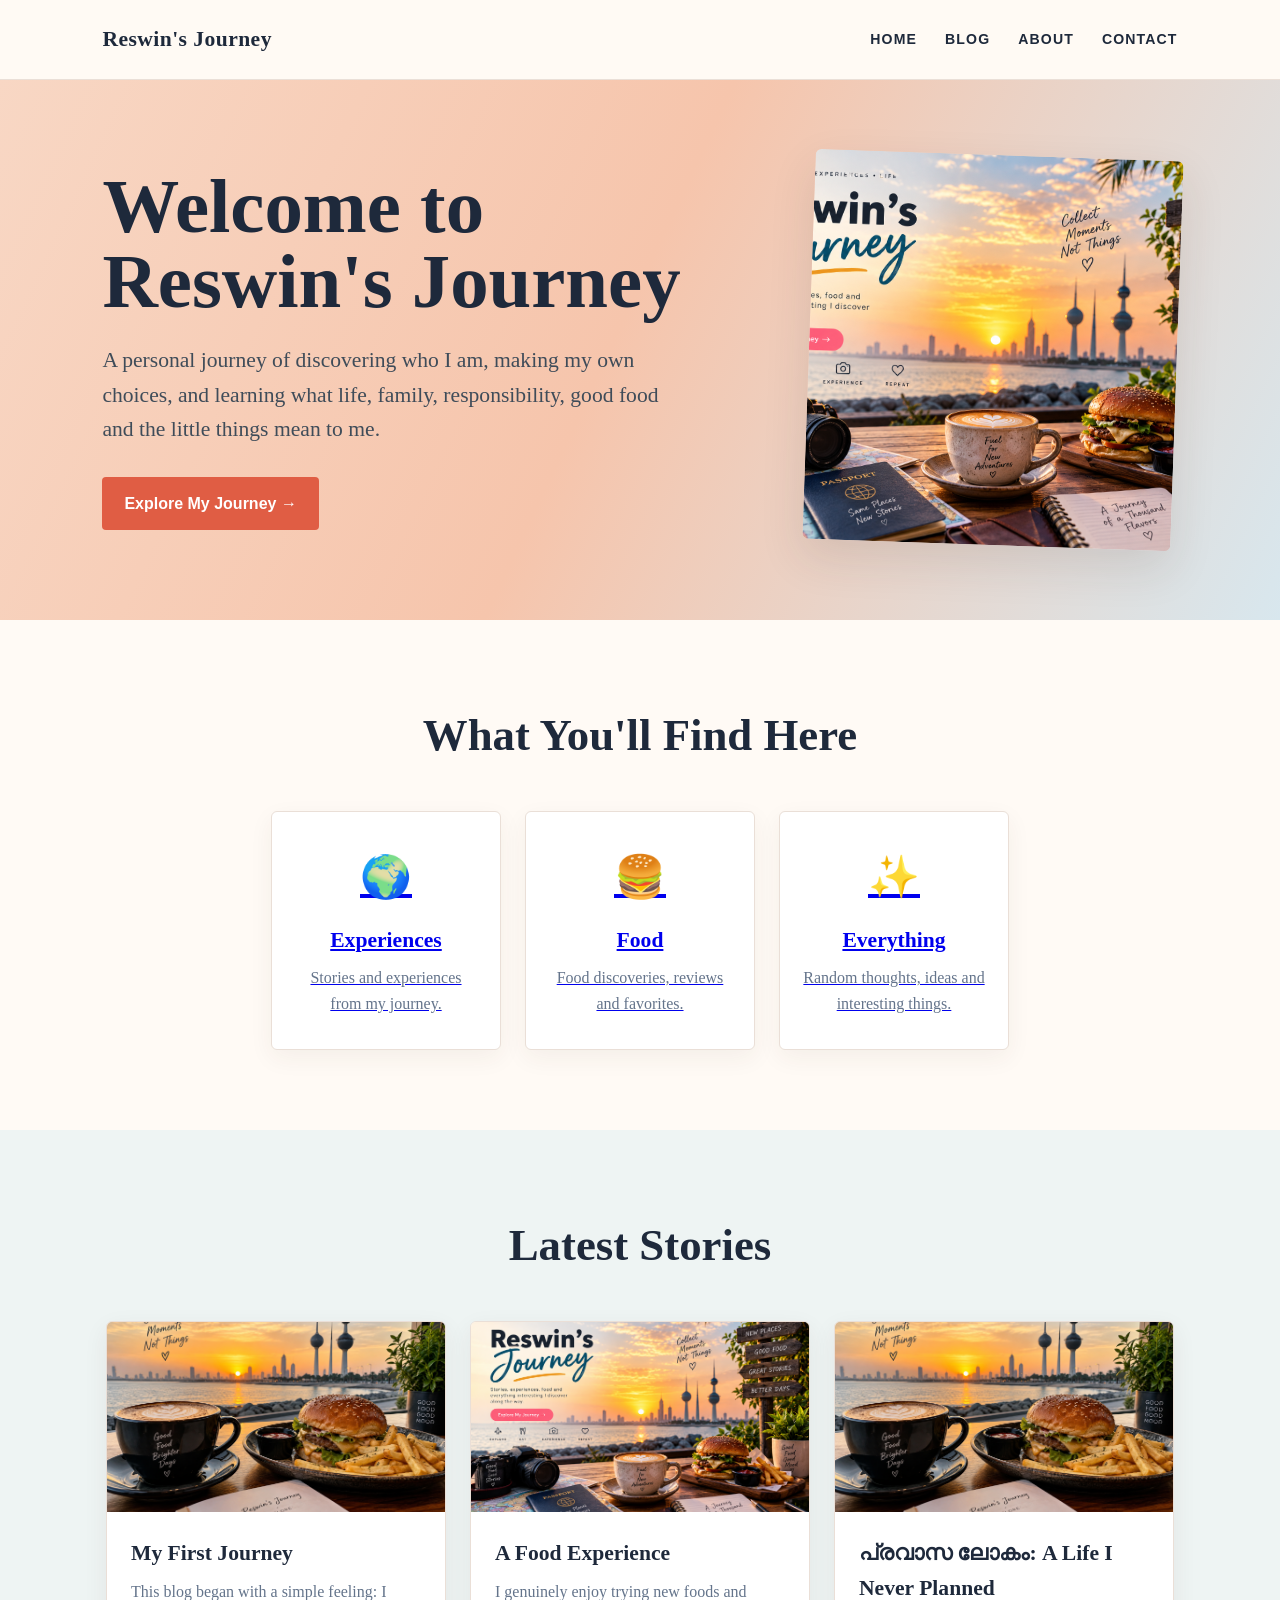
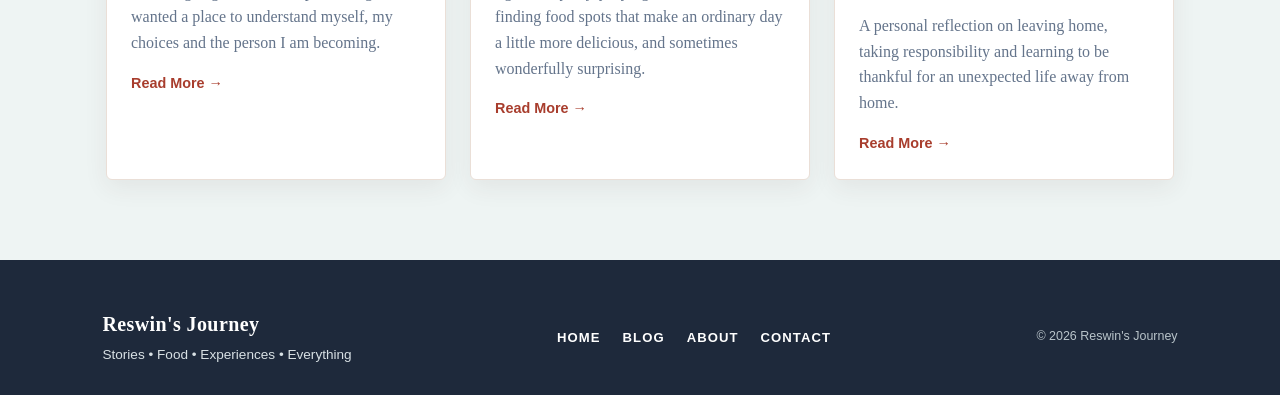
<file: index.html>
<!DOCTYPE html>
<html lang="en">

<head>

    <meta charset="UTF-8">

    <meta name="viewport"
          content="width=device-width, initial-scale=1.0">

    <meta name="description" content="Reswin's Journey: personal stories, experiences, food discoveries and thoughts from everyday life.">
    <meta property="og:title" content="Reswin's Journey | Stories, Food and Experiences">
    <meta property="og:description" content="Personal stories, experiences, food discoveries and thoughts from Reswin's journey.">
    <meta property="og:type" content="website">
    <meta property="og:image" content="images/hero.jpg">
    <meta property="og:site_name" content="Reswin's Journey">
    <meta name="twitter:card" content="summary_large_image">
    <meta name="twitter:title" content="Reswin's Journey | Stories, Food and Experiences">
    <meta name="twitter:description" content="Personal stories, experiences, food discoveries and thoughts from Reswin's journey.">
    <meta name="twitter:image" content="images/hero.jpg">

    <title>Reswin's Journey | Stories, Food and Experiences</title>

    <link rel="stylesheet" href="style.css">
    <link rel="icon" type="image/svg+xml" href="images/favicon.svg">

</head>

<body>

    <!-- Navigation -->

    <nav>

        <div class="logo">
            Reswin's Journey
        </div>

        <button class="menu-toggle" type="button" aria-label="Open menu" aria-expanded="false">
            ☰
        </button>

        <ul class="nav-menu">

            <li>
                <a href="index.html">Home</a>
            </li>

            <li>
                <a href="blog.html">Blog</a>
            </li>

            <li>
                <a href="about.html">About</a>
            </li>

            <li>
                <a href="contact.html">Contact</a>
            </li>

        </ul>

    </nav>


    <!-- Hero Section -->

    <section class="hero">

    <div class="hero-content">

        <h1>
            Welcome to Reswin's Journey
        </h1>

        <p>
            A personal journey of discovering who I am, making my own
            choices, and learning what life, family, responsibility,
            good food and the little things mean to me.
        </p>

        <a href="blog.html" class="hero-button">
            Explore My Journey →
        </a>

    </div>


    <div class="hero-image">

        <img src="images/hero.jpg"
             alt="Reswin's Journey">

    </div>

</section>


    <!-- Categories -->

    <section class="categories">

        <h2>
            What You'll Find Here
        </h2>

        <div class="category-container">

            <a href="blog.html?category=experiences" class="category">

                <span>🌍</span>

                <h3>
                    Experiences
                </h3>

                <p>
                    Stories and experiences from my journey.
                </p>

            </a>


            <a href="blog.html?category=food" class="category">

                <span>🍔</span>

                <h3>
                    Food
                </h3>

                <p>
                    Food discoveries, reviews and favorites.
                </p>

            </a>


            <a href="blog.html?category=everything" class="category">

                <span>✨</span>

                <h3>
                    Everything
                </h3>

                <p>
                    Random thoughts, ideas and interesting things.
                </p>

            </a>

        </div>

    </section>

    <script>
        const menuToggle = document.querySelector('.menu-toggle');
        const navMenu = document.querySelector('.nav-menu');

        menuToggle.addEventListener('click', () => {
            const isOpen = navMenu.classList.toggle('show');
            menuToggle.setAttribute('aria-expanded', isOpen);
            menuToggle.setAttribute('aria-label', isOpen ? 'Close menu' : 'Open menu');
        });

        navMenu.querySelectorAll('a').forEach((link) => {
            link.addEventListener('click', () => {
                navMenu.classList.remove('show');
                menuToggle.setAttribute('aria-expanded', 'false');
                menuToggle.setAttribute('aria-label', 'Open menu');
            });
        });
    </script>


    <!-- Blog Posts -->

    <section class="posts">

        <h2>
            Latest Stories
        </h2>

        <div class="post-container">


            <article class="post">

                <div class="post-image">
    <img src="images/first-journey.jpg"
            alt="A photo from Reswin's first journey">
</div>

                <div class="post-content">

                    <h3>
                        My First Journey
                    </h3>

                    <p>
                        This blog began with a simple feeling: I wanted
                        a place to understand myself, my choices and the
                        person I am becoming.
                    </p>

                    <a href="first-journey.html" class="read-more">
    Read More →
</a>

                </div>

            </article>


            <article class="post">

                <div class="post-image">
                    <img src="images/hero.jpg" alt="A memorable food experience">
                </div>

                <div class="post-content">

                    <h3>
                        A Food Experience
                    </h3>

                    <p>
                        I genuinely enjoy trying new foods and finding
                        food spots that make an ordinary day a little more
                        delicious, and sometimes wonderfully surprising.
                    </p>

                    <a href="food-experience.html" class="read-more">
                        Read More →
                    </a>

                </div>

            </article>


            <article class="post">

                <div class="post-image">
                    <img src="images/first-journey.jpg" alt="A quiet moment from everyday life">
                </div>

                <div class="post-content">

                    <h3>
                        പ്രവാസ ലോകം: A Life I Never Planned
                    </h3>

                    <p>
                        A personal reflection on leaving home, taking
                        responsibility and learning to be thankful for an
                        unexpected life away from home.
                    </p>

                    <a href="life-and-everything.html" class="read-more">
                        Read More →
                    </a>

                </div>

            </article>

        </div>

    </section>


    <!-- Footer -->

    <footer>

        <div class="footer-inner">

            <div class="footer-brand">
                <p class="footer-title">Reswin's Journey</p>
                <p class="footer-tagline">Stories • Food • Experiences • Everything</p>
            </div>

            <div class="footer-nav" role="navigation" aria-label="Footer navigation">
                <ul>
                    <li><a href="index.html">Home</a></li>
                    <li><a href="blog.html">Blog</a></li>
                    <li><a href="about.html">About</a></li>
                    <li><a href="contact.html">Contact</a></li>
                </ul>
            </div>

            <p class="footer-copyright">© 2026 Reswin's Journey</p>

        </div>

    </footer>

</body>

</html>
</file>
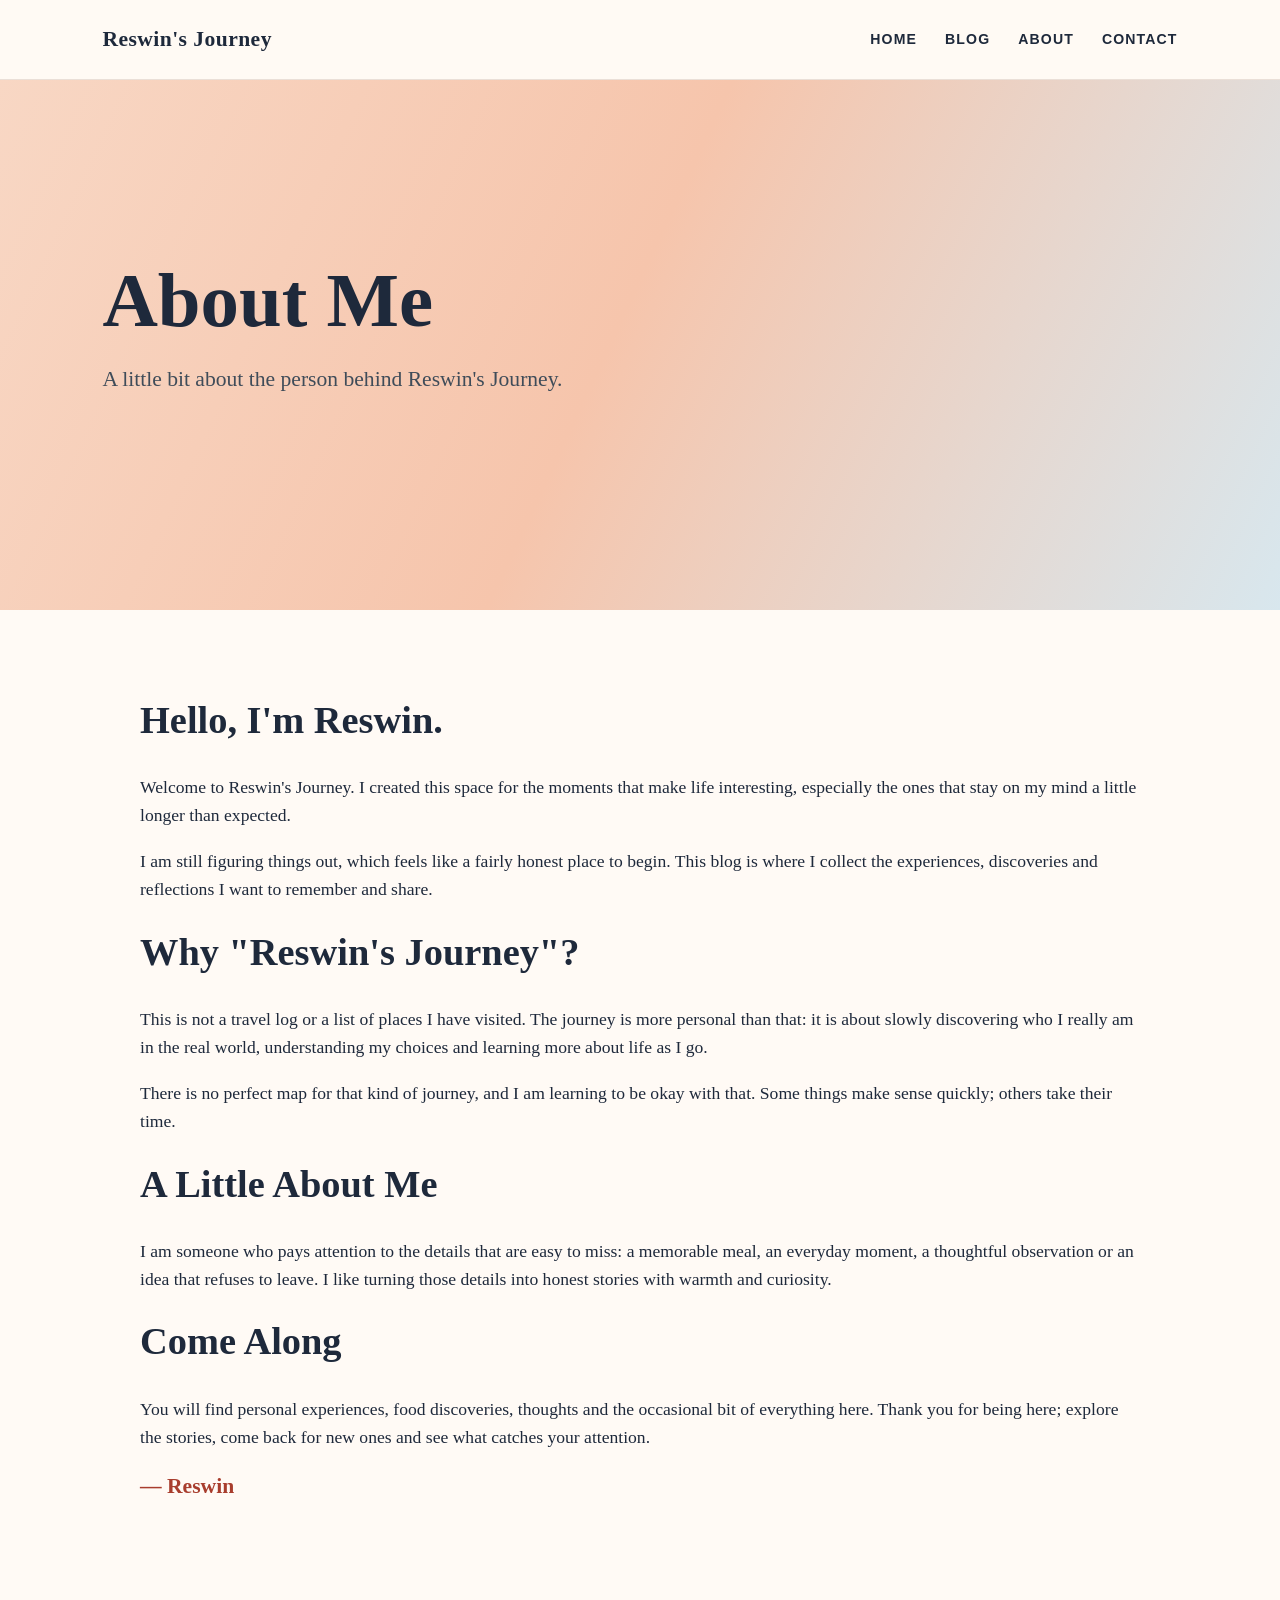
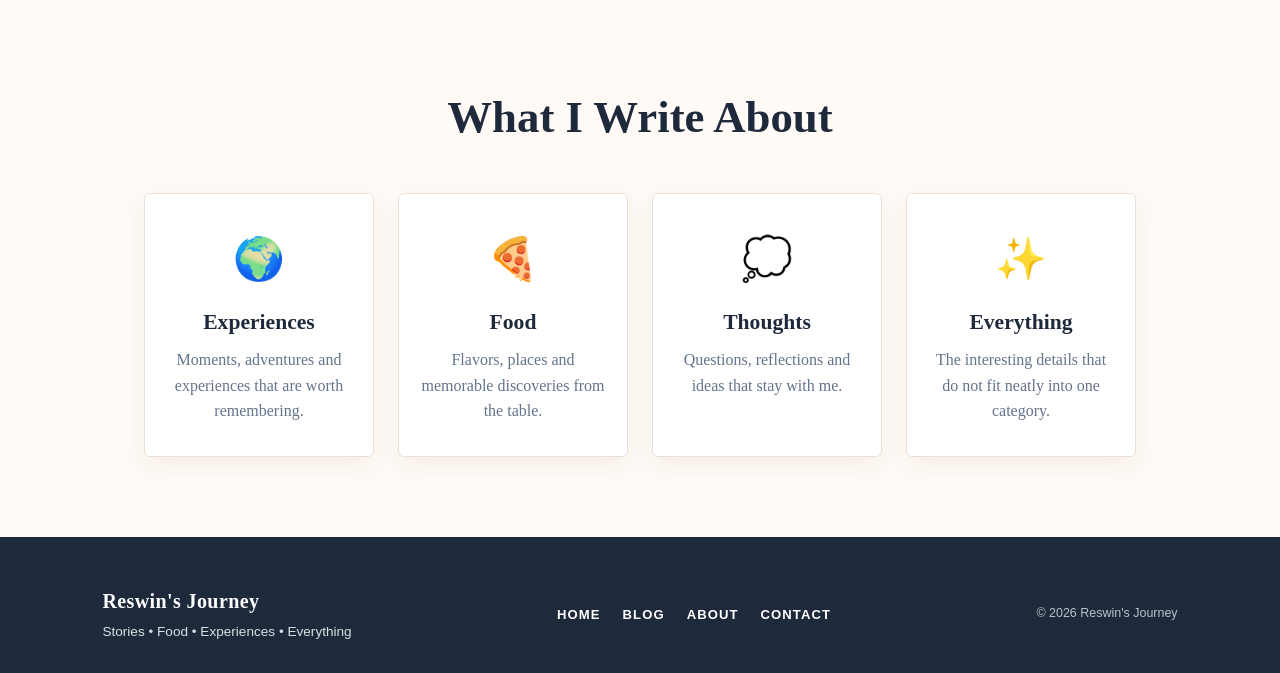
<file: about.html>
<!DOCTYPE html>
<html lang="en">

<head>

    <meta charset="UTF-8">

    <meta name="viewport"
          content="width=device-width, initial-scale=1.0">

    <meta name="description" content="Learn about Reswin's Journey, a personal space for experiences, food discoveries, reflections and everyday moments.">
    <meta property="og:title" content="About Reswin's Journey">
    <meta property="og:description" content="Learn about the ideas and interests behind Reswin's Journey.">
    <meta property="og:type" content="website">
    <meta property="og:image" content="images/hero.jpg">
    <meta property="og:site_name" content="Reswin's Journey">
    <meta name="twitter:card" content="summary_large_image">
    <meta name="twitter:title" content="About Reswin's Journey">
    <meta name="twitter:description" content="Learn about the ideas and interests behind Reswin's Journey.">
    <meta name="twitter:image" content="images/hero.jpg">

    <title>About Reswin's Journey | Stories and Discoveries</title>

    <link rel="stylesheet" href="style.css">
    <link rel="icon" type="image/svg+xml" href="images/favicon.svg">

</head>

<body>

    <!-- Navigation -->

    <nav>

        <div class="logo">
            Reswin's Journey
        </div>

        <button class="menu-toggle" type="button" aria-label="Open menu" aria-expanded="false">
            ☰
        </button>

        <ul class="nav-menu">

            <li>
                <a href="index.html">Home</a>
            </li>

            <li>
                <a href="blog.html">Blog</a>
            </li>

            <li>
                <a href="about.html">About</a>
            </li>

            <li>
                <a href="contact.html">Contact</a>
            </li>

        </ul>

    </nav>


    <!-- About Header -->

    <section class="hero">

        <div class="hero-content">

            <h1>
                About Me
            </h1>

            <p>
                A little bit about the person behind
                Reswin's Journey.
            </p>

        </div>

    </section>

    <script>
        const menuToggle = document.querySelector('.menu-toggle');
        const navMenu = document.querySelector('.nav-menu');

        menuToggle.addEventListener('click', () => {
            const isOpen = navMenu.classList.toggle('show');
            menuToggle.setAttribute('aria-expanded', isOpen);
            menuToggle.setAttribute('aria-label', isOpen ? 'Close menu' : 'Open menu');
        });

        navMenu.querySelectorAll('a').forEach((link) => {
            link.addEventListener('click', () => {
                navMenu.classList.remove('show');
                menuToggle.setAttribute('aria-expanded', 'false');
                menuToggle.setAttribute('aria-label', 'Open menu');
            });
        });
    </script>


    <!-- About Content -->

    <section class="about-section">

        <div class="about-content">

            <div class="about-text">

                <h2>
                    Hello, I'm Reswin.
                </h2>

                <p>
                    Welcome to Reswin's Journey. I created this space for
                    the moments that make life interesting, especially the
                    ones that stay on my mind a little longer than expected.
                </p>

                <p>
                    I am still figuring things out, which feels like a
                    fairly honest place to begin. This blog is where I
                    collect the experiences, discoveries and reflections I
                    want to remember and share.
                </p>

                <h2>
                    Why "Reswin's Journey"?
                </h2>

                <p>
                    This is not a travel log or a list of places I have
                    visited. The journey is more personal than that: it is
                    about slowly discovering who I really am in the real
                    world, understanding my choices and learning more about
                    life as I go.
                </p>

                <p>
                    There is no perfect map for that kind of journey, and I
                    am learning to be okay with that. Some things make sense
                    quickly; others take their time.
                </p>

                <h2>
                    A Little About Me
                </h2>

                <p>
                    I am someone who pays attention to the details that are
                    easy to miss: a memorable meal, an everyday moment, a
                    thoughtful observation or an idea that refuses to leave.
                    I like turning those details into honest stories with
                    warmth and curiosity.
                </p>

                <h2>
                    Come Along
                </h2>

                <p>
                    You will find personal experiences, food discoveries,
                    thoughts and the occasional bit of everything here. Thank
                    you for being here; explore the stories, come back for
                    new ones and see what catches your attention.
                </p>

                <p class="about-signature">
                    — Reswin
                </p>

            </div>

        </div>

    </section>


    <!-- What I Write About -->

    <section class="categories">

        <h2>
            What I Write About
        </h2>


        <div class="category-container">


            <div class="category">

                <span>🌍</span>

                <h3>
                    Experiences
                </h3>

                <p>
                    Moments, adventures and experiences that are worth
                    remembering.
                </p>

            </div>


            <div class="category">

                <span>🍕</span>

                <h3>
                    Food
                </h3>

                <p>
                    Flavors, places and memorable discoveries from the
                    table.
                </p>

            </div>


            <div class="category">

                <span>💭</span>

                <h3>
                    Thoughts
                </h3>

                <p>
                    Questions, reflections and ideas that stay with me.
                </p>

            </div>


            <div class="category">

                <span>✨</span>

                <h3>
                    Everything
                </h3>

                <p>
                    The interesting details that do not fit neatly into
                    one category.
                </p>

            </div>


        </div>

    </section>


    <!-- Footer -->

    <footer>

        <div class="footer-inner">

            <div class="footer-brand">
                <p class="footer-title">Reswin's Journey</p>
                <p class="footer-tagline">Stories • Food • Experiences • Everything</p>
            </div>

            <div class="footer-nav" role="navigation" aria-label="Footer navigation">
                <ul>
                    <li><a href="index.html">Home</a></li>
                    <li><a href="blog.html">Blog</a></li>
                    <li><a href="about.html">About</a></li>
                    <li><a href="contact.html">Contact</a></li>
                </ul>
            </div>

            <p class="footer-copyright">© 2026 Reswin's Journey</p>

        </div>

    </footer>

</body>

</html>
</file>
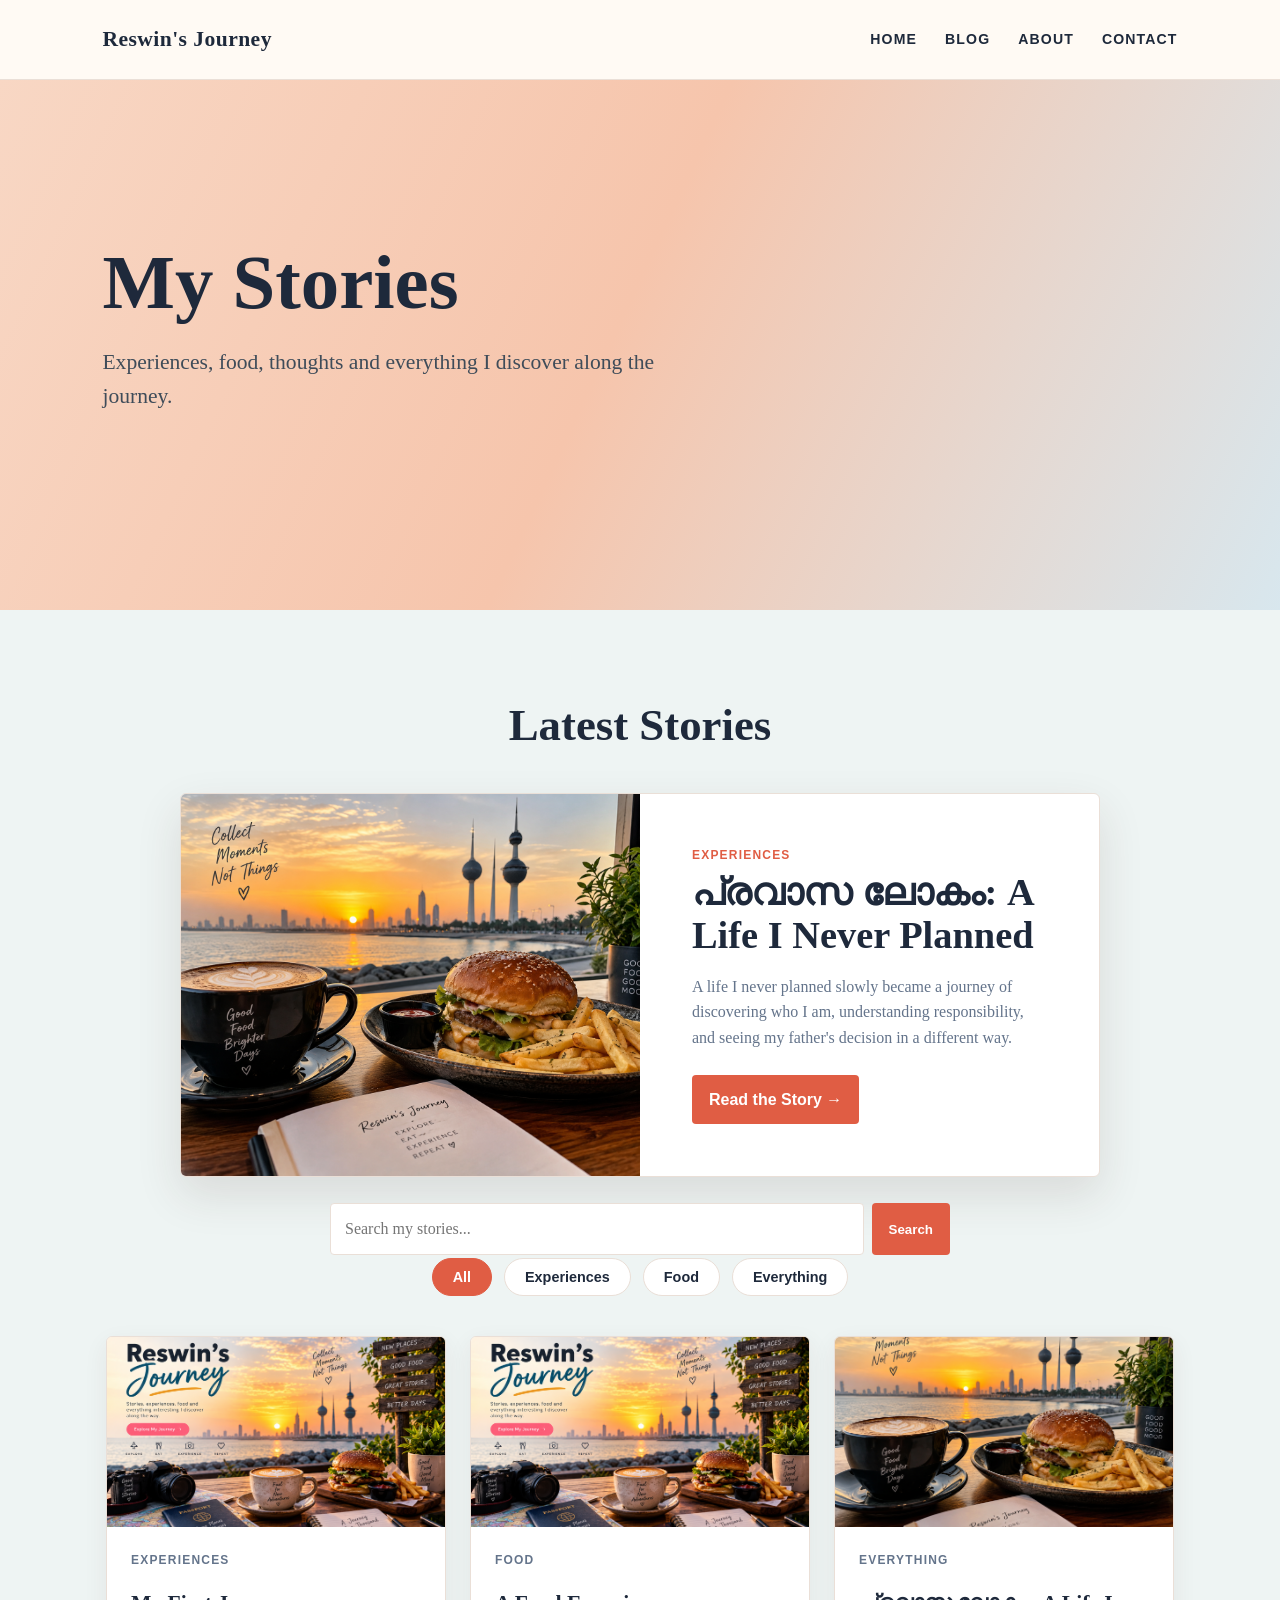
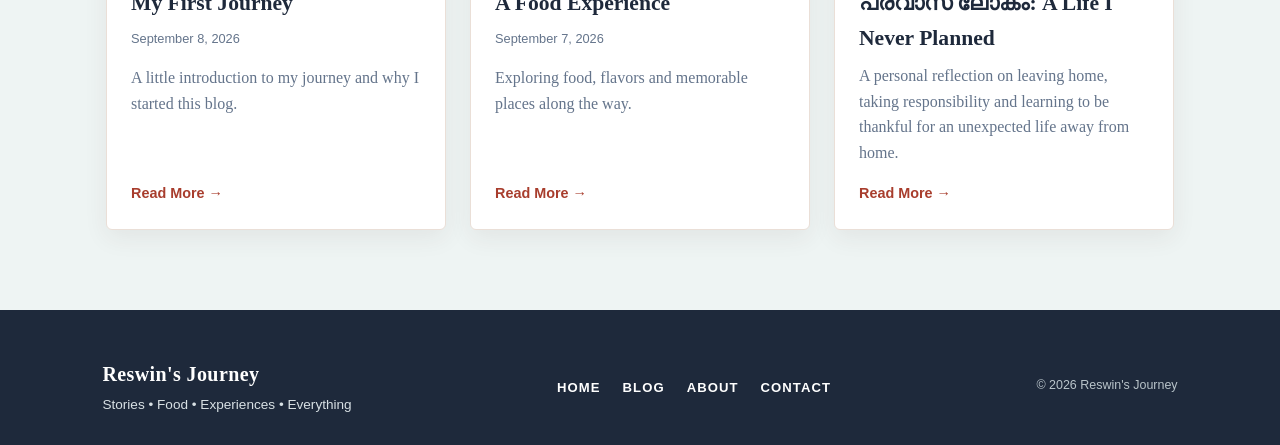
<file: blog.html>
<!DOCTYPE html>
<html lang="en">

<head>

    <meta charset="UTF-8">

    <meta name="viewport"
          content="width=device-width, initial-scale=1.0">

    <meta name="description" content="Browse the latest stories from Reswin's Journey, including experiences, food discoveries and everyday thoughts.">
    <meta property="og:title" content="Latest Stories | Reswin's Journey">
    <meta property="og:description" content="Browse experiences, food discoveries and thoughtful stories from Reswin's Journey.">
    <meta property="og:type" content="website">
    <meta property="og:image" content="images/hero.jpg">
    <meta property="og:site_name" content="Reswin's Journey">
    <meta name="twitter:card" content="summary_large_image">
    <meta name="twitter:title" content="Latest Stories | Reswin's Journey">
    <meta name="twitter:description" content="Browse experiences, food discoveries and thoughtful stories from Reswin's Journey.">
    <meta name="twitter:image" content="images/hero.jpg">

    <title>Latest Stories | Reswin's Journey</title>

    <link rel="stylesheet" href="style.css">
    <link rel="icon" type="image/svg+xml" href="images/favicon.svg">

</head>

<body>

    <!-- Navigation -->

    <nav>

        <div class="logo">
            Reswin's Journey
        </div>

        <button class="menu-toggle" type="button" aria-label="Open menu" aria-expanded="false">
            ☰
        </button>

        <ul class="nav-menu">

            <li>
                <a href="index.html">Home</a>
            </li>

            <li>
                <a href="blog.html">Blog</a>
            </li>

            <li>
                <a href="about.html">About</a>
            </li>

            <li>
                <a href="contact.html">Contact</a>
            </li>

        </ul>

    </nav>


    <!-- Blog Header -->

    <section class="hero">

        <div class="hero-content">

            <h1>
                My Stories
            </h1>

            <p>
                Experiences, food, thoughts and everything
                I discover along the journey.
            </p>

        </div>

    </section>


    <!-- Blog Posts -->

    <section class="posts">

        <h2>
            Latest Stories
        </h2>

        <article class="featured-story">
            <div class="featured-story-image">
                <img src="images/first-journey.jpg" alt="A quiet moment from a life away from home">
            </div>
            <div class="featured-story-content">
                <p class="post-category">Experiences</p>
                <h3>&#x0D2A;&#x0D4D;&#x0D30;&#x0D35;&#x0D3E;&#x0D38; &#x0D32;&#x0D4B;&#x0D15;&#x0D02;: A Life I Never Planned</h3>
                <p>A life I never planned slowly became a journey of discovering who I am, understanding responsibility, and seeing my father's decision in a different way.</p>
                <a href="life-and-everything.html" class="featured-story-link">Read the Story →</a>
            </div>
        </article>

        <div class="blog-search-area">
            <form class="blog-search" role="search">
                <label class="sr-only" for="story-search">Search my stories</label>
                <input
                    id="story-search"
                    type="search"
                    placeholder="Search my stories..."
                    autocomplete="off"
                >
                <button class="search-button" type="submit">Search</button>
                <button class="clear-search" type="button" aria-label="Clear search" hidden>Clear</button>
            </form>
        </div>

        <div class="blog-filters" role="group" aria-label="Filter stories by category">
            <button class="filter-button active" type="button" data-filter="all" aria-pressed="true">All</button>
            <button class="filter-button" type="button" data-filter="experiences" aria-pressed="false">Experiences</button>
            <button class="filter-button" type="button" data-filter="food" aria-pressed="false">Food</button>
            <button class="filter-button" type="button" data-filter="everything" aria-pressed="false">Everything</button>
        </div>


        <div class="post-container">


            <!-- Post 1 -->

            <article class="post" data-category="experiences">

                <div class="post-image">
                    <img src="images/hero.jpg" alt="A photo from Reswin's first journey">
                </div>

                <div class="post-content">

                    <p class="post-category">Experiences</p>

                    <h3>
                        <a href="first-journey.html">
                            My First Journey
                        </a>
                    </h3>

                    <p class="post-date">September 8, 2026</p>

                    <p class="post-excerpt">
                        A little introduction to my journey
                        and why I started this blog.
                    </p>

                    <a href="first-journey.html" class="read-more">
                         Read More →
</a>

                </div>

            </article>


            <!-- Post 2 -->

            <article class="post" data-category="food">

                <div class="post-image">
                    <img src="images/hero.jpg" alt="A memorable food experience">
                </div>

                <div class="post-content">

                    <p class="post-category">Food</p>

                    <h3>
                        <a href="food-experience.html">
                            A Food Experience
                        </a>
                    </h3>

                    <p class="post-date">September 7, 2026</p>

                    <p class="post-excerpt">
                        Exploring food, flavors and memorable
                        places along the way.
                    </p>

                    <a href="food-experience.html" class="read-more">
                        Read More →
                    </a>

                </div>

            </article>


            <!-- Post 3 -->

            <article class="post" data-category="everything">

                <div class="post-image">
                    <img src="images/first-journey.jpg" alt="A quiet moment from everyday life">
                </div>

                <div class="post-content">

                    <p class="post-category">Everything</p>

                    <h3>
                        <a href="life-and-everything.html">
                            പ്രവാസ ലോകം: A Life I Never Planned
                        </a>
                    </h3>

                    <p class="post-excerpt">
                        A personal reflection on leaving home, taking
                        responsibility and learning to be thankful for an
                        unexpected life away from home.
                    </p>

                    <a href="life-and-everything.html" class="read-more">
                        Read More →
                    </a>

                </div>

            </article>


        </div>

        <p class="no-stories" hidden>No stories found</p>

    </section>


    <!-- Footer -->

    <footer>

        <div class="footer-inner">

            <div class="footer-brand">
                <p class="footer-title">Reswin's Journey</p>
                <p class="footer-tagline">Stories • Food • Experiences • Everything</p>
            </div>

            <div class="footer-nav" role="navigation" aria-label="Footer navigation">
                <ul>
                    <li><a href="index.html">Home</a></li>
                    <li><a href="blog.html">Blog</a></li>
                    <li><a href="about.html">About</a></li>
                    <li><a href="contact.html">Contact</a></li>
                </ul>
            </div>

            <p class="footer-copyright">© 2026 Reswin's Journey</p>

        </div>

    </footer>

    <script>
        const filterButtons = document.querySelectorAll('.filter-button');
        const posts = document.querySelectorAll('.post');
        const searchForm = document.querySelector('.blog-search');
        const searchInput = document.querySelector('#story-search');
        const clearSearch = document.querySelector('.clear-search');
        const noStories = document.querySelector('.no-stories');
        let selectedFilter = 'all';

        const updatePosts = () => {
            const searchTerm = searchInput.value.trim().toLowerCase();
            let visiblePosts = 0;

            posts.forEach((post) => {
                const categoryMatches =
                    selectedFilter === 'all' ||
                    post.dataset.category === selectedFilter;
                const searchableText = Array.from(
                    post.querySelectorAll('h3, .post-category, .post-excerpt')
                )
                    .map((element) => element.textContent)
                    .join(' ')
                    .toLowerCase();
                const searchMatches = !searchTerm || searchableText.includes(searchTerm);
                const shouldShow = categoryMatches && searchMatches;

                post.hidden = !shouldShow;
                visiblePosts += shouldShow ? 1 : 0;
            });

            noStories.hidden = visiblePosts > 0;
            clearSearch.hidden = !searchInput.value;
        };

        filterButtons.forEach((button) => {
            button.addEventListener('click', () => {
                selectedFilter = button.dataset.filter;

                filterButtons.forEach((filterButton) => {
                    const isActive = filterButton === button;
                    filterButton.classList.toggle('active', isActive);
                    filterButton.setAttribute('aria-pressed', isActive);
                });

                updatePosts();
            });
        });

        searchForm.addEventListener('submit', (event) => {
            event.preventDefault();
            updatePosts();
        });

        searchInput.addEventListener('input', updatePosts);

        clearSearch.addEventListener('click', () => {
            searchInput.value = '';
            updatePosts();
            searchInput.focus();
        });

        const params = new URLSearchParams(window.location.search);
        const categoryFromUrl = params.get('category');

        if (categoryFromUrl) {
            const matchingButton = document.querySelector(
                `.filter-button[data-filter="${categoryFromUrl}"]`
            );

            if (matchingButton) {
                matchingButton.click();
            }
        }

        const menuToggle = document.querySelector('.menu-toggle');
        const navMenu = document.querySelector('.nav-menu');

        menuToggle.addEventListener('click', () => {
            const isOpen = navMenu.classList.toggle('show');
            menuToggle.setAttribute('aria-expanded', isOpen);
            menuToggle.setAttribute('aria-label', isOpen ? 'Close menu' : 'Open menu');
        });

        navMenu.querySelectorAll('a').forEach((link) => {
            link.addEventListener('click', () => {
                navMenu.classList.remove('show');
                menuToggle.setAttribute('aria-expanded', 'false');
                menuToggle.setAttribute('aria-label', 'Open menu');
            });
        });
    </script>

</body>

</html>
</file>
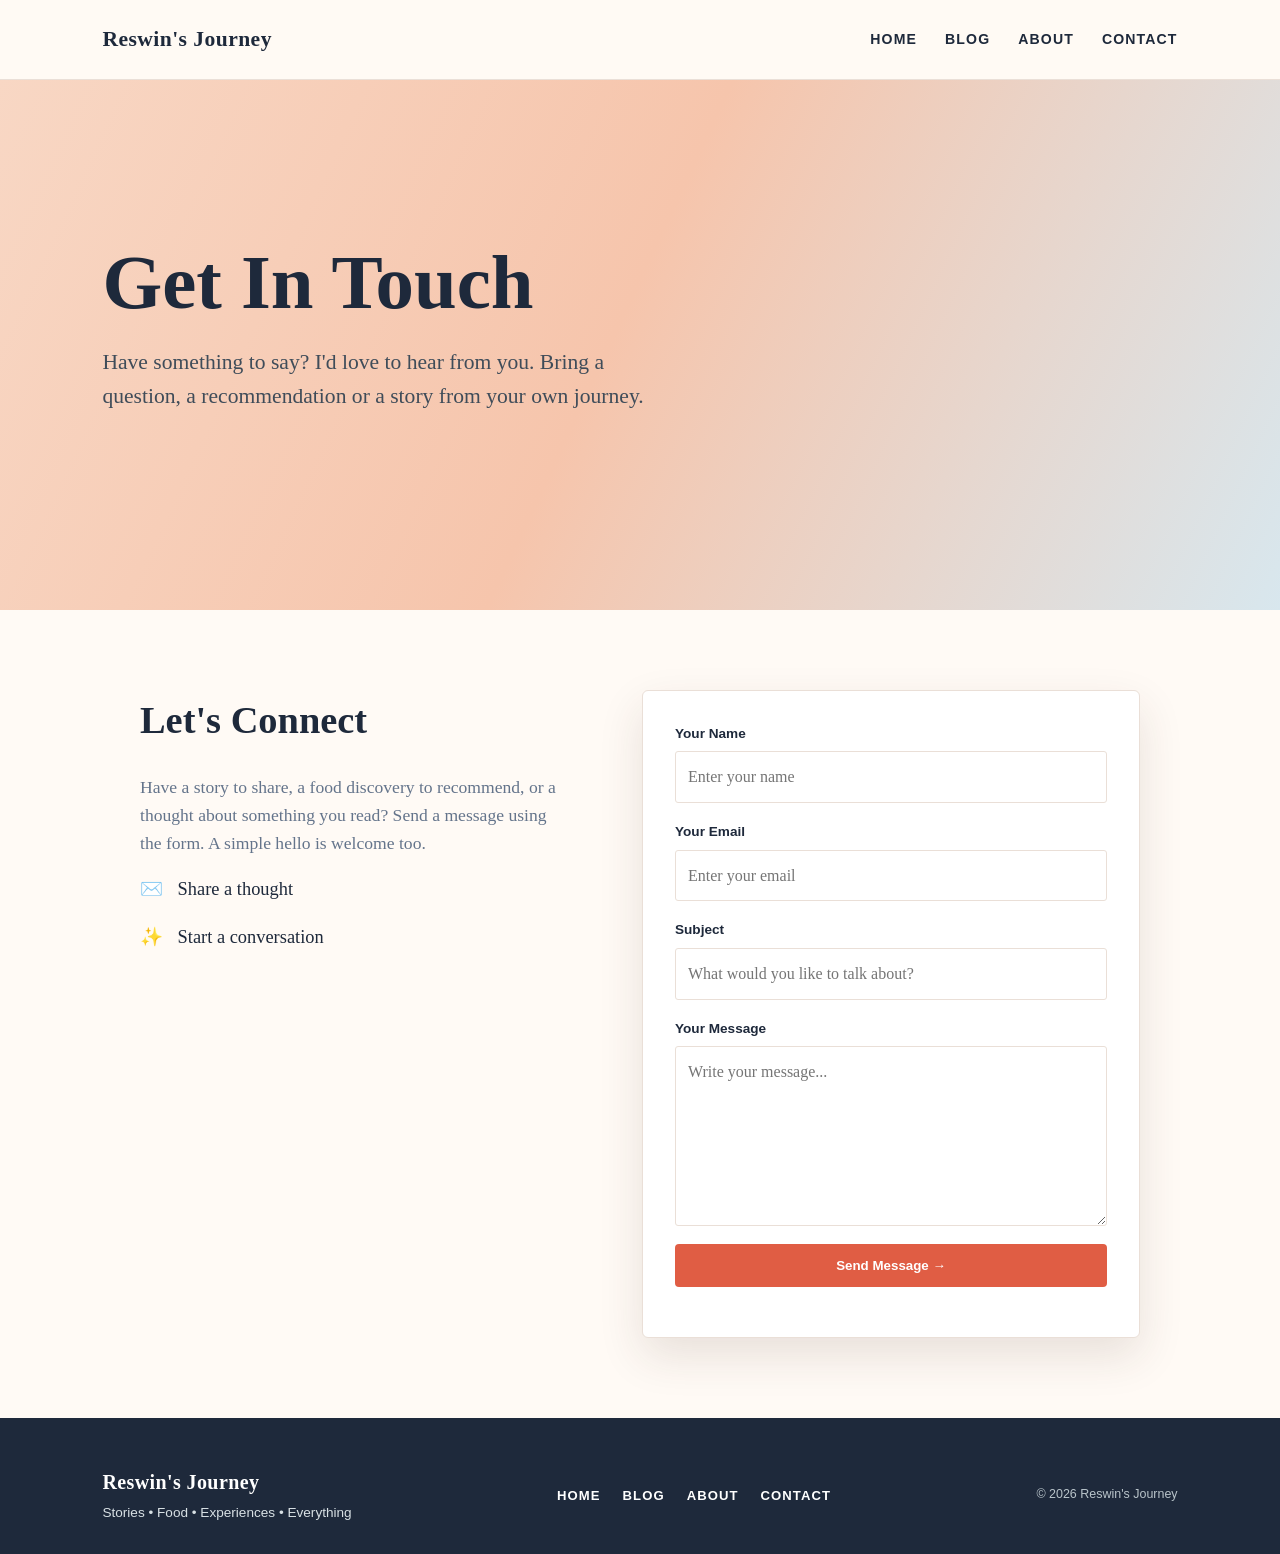
<file: contact.html>
<!DOCTYPE html>
<html lang="en">

<head>

    <meta charset="UTF-8">

    <meta name="viewport"
          content="width=device-width, initial-scale=1.0">

    <meta name="description" content="Get in touch with Reswin's Journey to share a thought, recommend a food discovery or start a conversation.">
    <meta property="og:title" content="Contact Reswin's Journey">
    <meta property="og:description" content="Share a thought, recommend a food discovery or start a conversation with Reswin's Journey.">
    <meta property="og:type" content="website">
    <meta property="og:image" content="images/hero.jpg">
    <meta property="og:site_name" content="Reswin's Journey">
    <meta name="twitter:card" content="summary_large_image">
    <meta name="twitter:title" content="Contact Reswin's Journey">
    <meta name="twitter:description" content="Share a thought, recommend a food discovery or start a conversation with Reswin's Journey.">
    <meta name="twitter:image" content="images/hero.jpg">

    <title>Contact Reswin's Journey | Start a Conversation</title>

    <link rel="stylesheet" href="style.css">
    <link rel="icon" type="image/svg+xml" href="images/favicon.svg">

</head>

<body>

    <!-- Navigation -->

    <nav>

        <div class="logo">
            Reswin's Journey
        </div>

        <button class="menu-toggle" type="button" aria-label="Open menu" aria-expanded="false">
            ☰
        </button>

        <ul class="nav-menu">

            <li>
                <a href="index.html">Home</a>
            </li>

            <li>
                <a href="blog.html">Blog</a>
            </li>

            <li>
                <a href="about.html">About</a>
            </li>

            <li>
                <a href="contact.html">Contact</a>
            </li>

        </ul>

    </nav>


    <!-- Contact Header -->

    <section class="hero">

        <div class="hero-content">

            <h1>
                Get In Touch
            </h1>

            <p>
                Have something to say? I'd love to hear from you.
                Bring a question, a recommendation or a story from
                your own journey.
            </p>

        </div>

    </section>

    <script>
    document.addEventListener('DOMContentLoaded', () => {

        /* Mobile menu */

        const menuToggle = document.querySelector('.menu-toggle');
        const navMenu = document.querySelector('.nav-menu');

        menuToggle.addEventListener('click', () => {
            const isOpen = navMenu.classList.toggle('show');

            menuToggle.setAttribute('aria-expanded', isOpen);
            menuToggle.setAttribute(
                'aria-label',
                isOpen ? 'Close menu' : 'Open menu'
            );
        });

        navMenu.querySelectorAll('a').forEach((link) => {
            link.addEventListener('click', () => {
                navMenu.classList.remove('show');
                menuToggle.setAttribute('aria-expanded', 'false');
                menuToggle.setAttribute('aria-label', 'Open menu');
            });
        });


        /* Contact form */

        const contactForm = document.querySelector('#contact-form');
        const formStatus = document.querySelector('#form-status');

        contactForm.addEventListener('submit', async (event) => {

            event.preventDefault();

            const submitButton =
                contactForm.querySelector('button[type="submit"]');

            submitButton.disabled = true;
            submitButton.textContent = 'Sending...';

            formStatus.textContent = '';

            try {

                const response = await fetch(
                    contactForm.action,
                    {
                        method: 'POST',
                        body: new FormData(contactForm),
                        headers: {
                            'Accept': 'application/json'
                        }
                    }
                );

                if (response.ok) {

                    formStatus.textContent =
                        '✅ Thank you! Your message has been sent successfully.';

                    contactForm.reset();

                } else {

                    formStatus.textContent =
                        '❌ Something went wrong. Please try again.';

                }

            } catch (error) {

                formStatus.textContent =
                    '❌ Unable to send your message. Please try again.';

            }

            submitButton.disabled = false;
            submitButton.textContent = 'Send Message →';

        });

    });
    </script>


    <!-- Contact Section -->

    <section class="contact-section">

        <div class="contact-container">


            <div class="contact-info">

                <h2>
                    Let's Connect
                </h2>

                <p>
                    Have a story to share, a food discovery to recommend,
                    or a thought about something you read? Send a message
                    using the form. A simple hello is welcome too.
                </p>

                <div class="contact-item">
                    ✉️
                    <span>
                        Share a thought
                    </span>
                </div>

                <div class="contact-item">
                    ✨
                    <span>
                        Start a conversation
                    </span>
                </div>

            </div>


            <!-- Contact Form -->

            <div class="contact-form">

                <form
                    id="contact-form"
                    action="https://formspree.io/f/mzebklok"
                    method="POST"
                    aria-label="Contact Reswin's Journey">

                    <label for="name">
                        Your Name
                    </label>

                    <input
                        type="text"
                        id="name"
                        name="name"
                        placeholder="Enter your name"
                        autocomplete="name"
                        required
                    >


                    <label for="email">
                        Your Email
                    </label>

                    <input
                        type="email"
                        id="email"
                        name="email"
                        placeholder="Enter your email"
                        autocomplete="email"
                        required
                    >


                    <label for="subject">
                        Subject
                    </label>

                    <input
                        type="text"
                        id="subject"
                        name="subject"
                        placeholder="What would you like to talk about?"
                        required
                    >


                    <label for="message">
                        Your Message
                    </label>

                    <textarea
                        id="message"
                        name="message"
                        rows="6"
                        placeholder="Write your message..."
                        required
                    ></textarea>


                    <button type="submit">
                        Send Message →
                    </button>

                </form>
                <p id="form-status" class="form-status" aria-live="polite"></p>

            </div>

        </div>

    </section>


    <!-- Footer -->

    <footer>

        <div class="footer-inner">

            <div class="footer-brand">
                <p class="footer-title">Reswin's Journey</p>
                <p class="footer-tagline">Stories • Food • Experiences • Everything</p>
            </div>

            <div class="footer-nav" role="navigation" aria-label="Footer navigation">
                <ul>
                    <li><a href="index.html">Home</a></li>
                    <li><a href="blog.html">Blog</a></li>
                    <li><a href="about.html">About</a></li>
                    <li><a href="contact.html">Contact</a></li>
                </ul>
            </div>

            <p class="footer-copyright">© 2026 Reswin's Journey</p>

        </div>

    </footer>

</body>

</html>
</file>
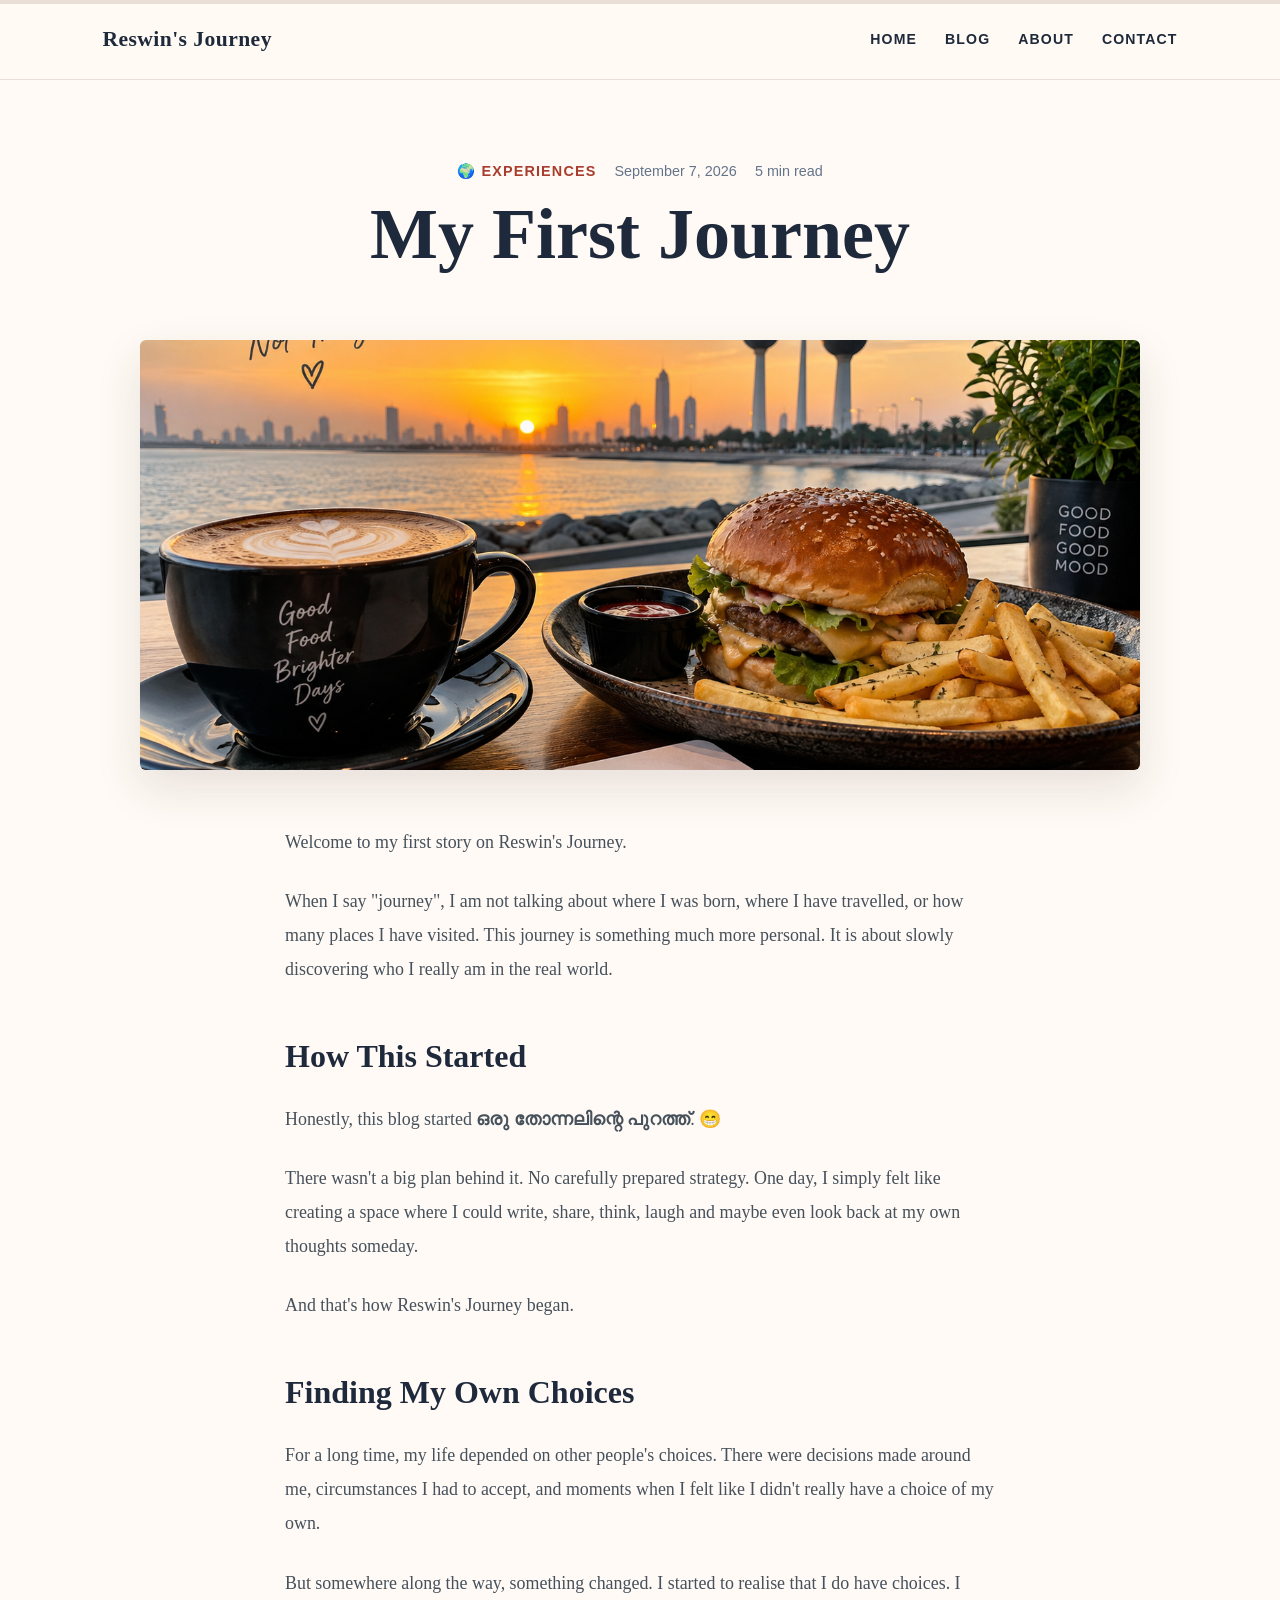
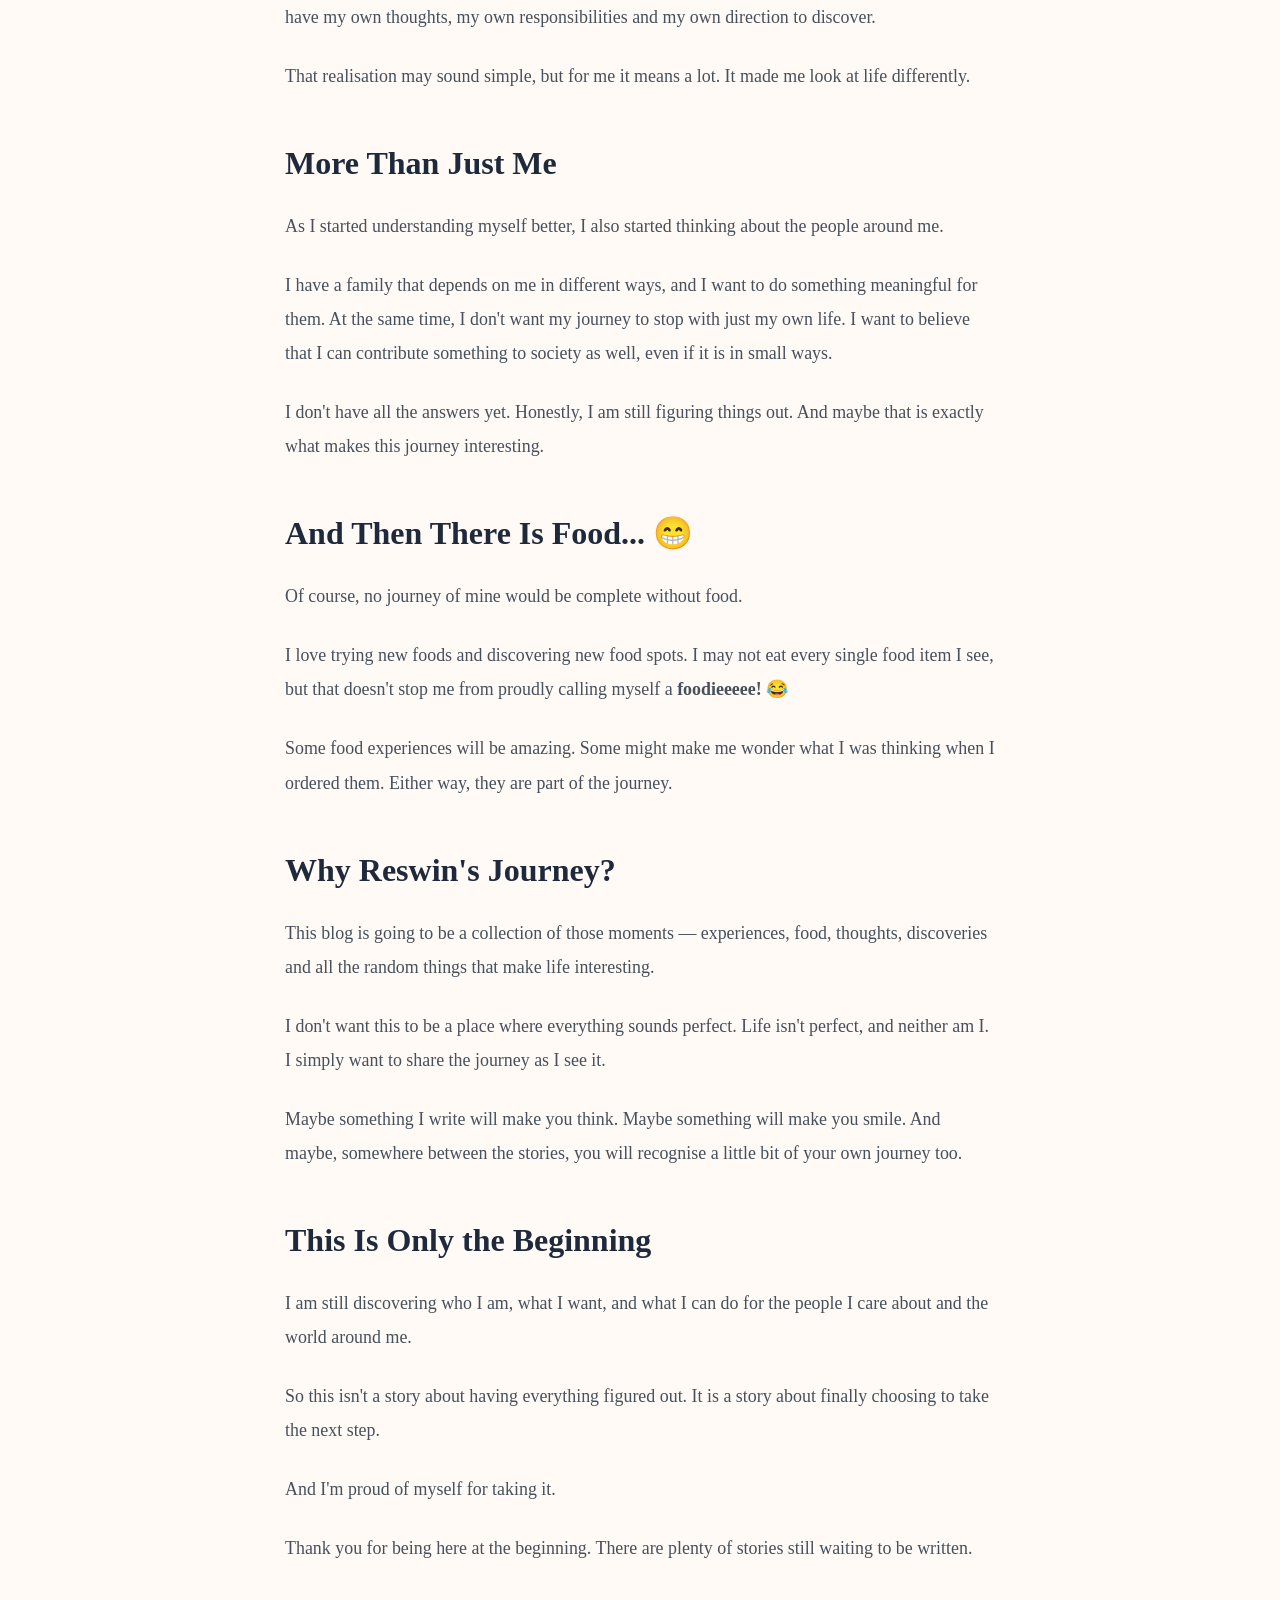
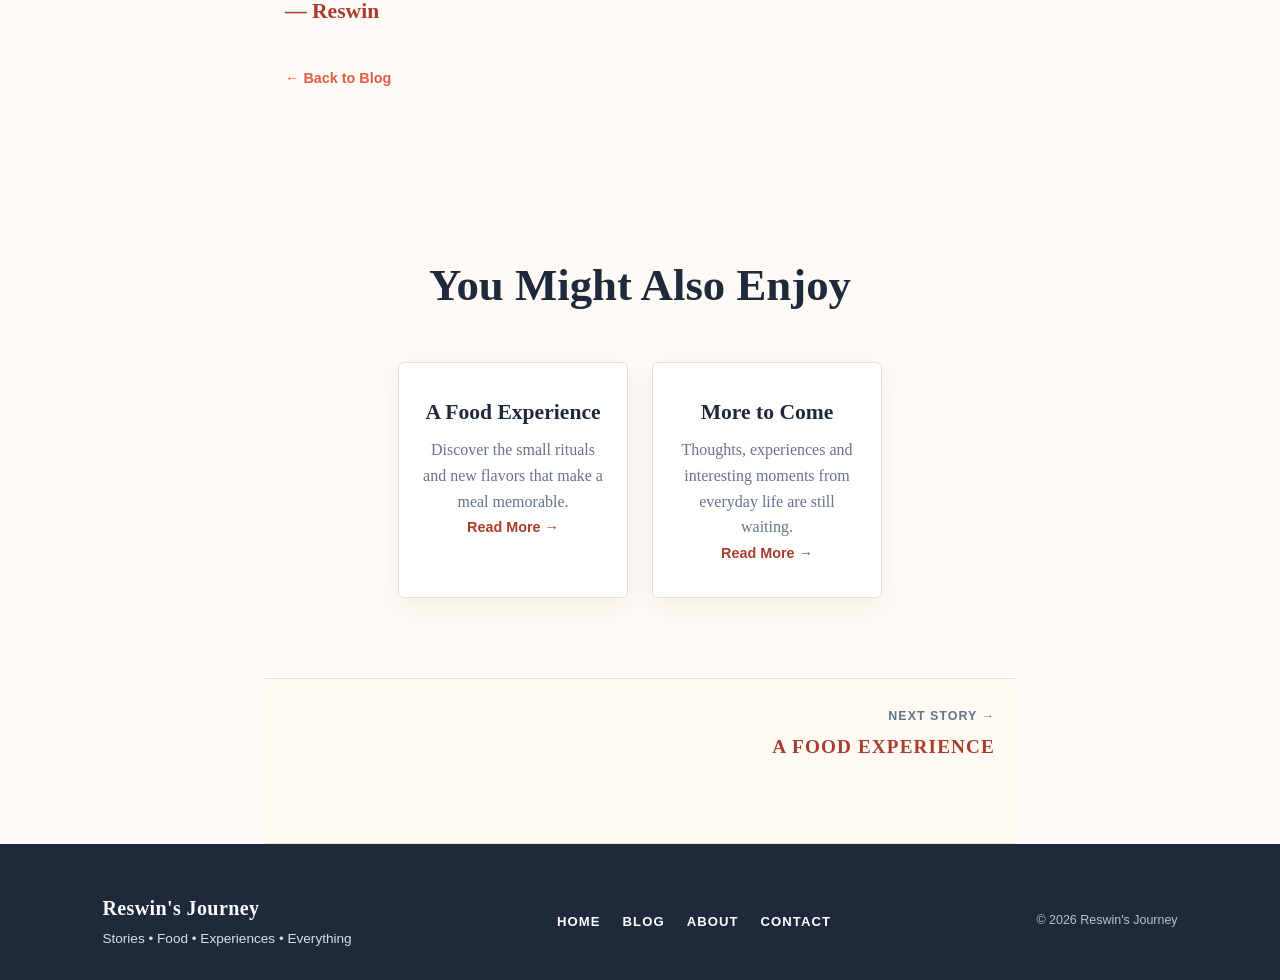
<file: first-journey.html>
<!DOCTYPE html>
<html lang="en">

<head>

    <meta charset="UTF-8">

    <meta name="viewport"
          content="width=device-width, initial-scale=1.0">

    <meta name="description" content="Read Reswin's first story about self-discovery, personal choices, food and the beginning of Reswin's Journey.">
    <meta property="og:title" content="My First Journey | Reswin's Journey">
    <meta property="og:description" content="A personal first story about self-discovery, choices, food and beginning the journey.">
    <meta property="og:type" content="article">
    <meta property="og:image" content="images/first-journey.jpg">
    <meta property="og:site_name" content="Reswin's Journey">
    <meta name="twitter:card" content="summary_large_image">
    <meta name="twitter:title" content="My First Journey | Reswin's Journey">
    <meta name="twitter:description" content="A personal first story about self-discovery, choices, food and beginning the journey.">
    <meta name="twitter:image" content="images/first-journey.jpg">

    <title>My First Journey | Reswin's Journey</title>

    <link rel="stylesheet" href="style.css">
    <link rel="icon" type="image/svg+xml" href="images/favicon.svg">

</head>

<body>

    <div class="reading-progress" role="progressbar" aria-label="Article reading progress" aria-valuemin="0" aria-valuemax="100" aria-valuenow="0">
        <span class="reading-progress-fill"></span>
    </div>

    <!-- Navigation -->

    <nav>

        <div class="logo">
            Reswin's Journey
        </div>

        <button class="menu-toggle" type="button" aria-label="Open menu" aria-expanded="false">
            ☰
        </button>

        <ul class="nav-menu">

            <li>
                <a href="index.html">Home</a>
            </li>

            <li>
                <a href="blog.html">Blog</a>
            </li>

            <li>
               <a href="about.html">About</a>
            </li>

            <li>
                <a href="contact.html">Contact</a>
            </li>

        </ul>

    </nav>


    <!-- Article -->

    <article class="article">

        <div class="article-header">

            <div class="article-meta" aria-label="Article details">
                <p class="article-category">
                    🌍 Experiences
                </p>

                <p class="article-date">
                    September 7, 2026
                </p>

                <p class="article-reading-time">
                    5 min read
                </p>
            </div>

            <h1>
                My First Journey
            </h1>

        </div>


        <div class="article-image">
    <img src="images/first-journey.jpg"
         alt="A photo from my first journey">
</div>


        <div class="article-content">

            <p>
                Welcome to my first story on Reswin's Journey.
            </p>

            <p>
                When I say "journey", I am not talking about where I was born,
                where I have travelled, or how many places I have visited.
                This journey is something much more personal. It is about
                slowly discovering who I really am in the real world.
            </p>

            <h2>
                How This Started
            </h2>

            <p>
                Honestly, this blog started
                <strong>ഒരു തോന്നലിന്റെ പുറത്ത്</strong>. 😁
            </p>

            <p>
                There wasn't a big plan behind it. No carefully prepared
                strategy. One day, I simply felt like creating a space where
                I could write, share, think, laugh and maybe even look back
                at my own thoughts someday.
            </p>

            <p>
                And that's how Reswin's Journey began.
            </p>

            <h2>
                Finding My Own Choices
            </h2>

            <p>
                For a long time, my life depended on other people's choices.
                There were decisions made around me, circumstances I had to
                accept, and moments when I felt like I didn't really have a
                choice of my own.
            </p>

            <p>
                But somewhere along the way, something changed.
                I started to realise that I do have choices. I have my own
                thoughts, my own responsibilities and my own direction to
                discover.
            </p>

            <p>
                That realisation may sound simple, but for me it means a lot.
                It made me look at life differently.
            </p>

            <h2>
                More Than Just Me
            </h2>

            <p>
                As I started understanding myself better, I also started
                thinking about the people around me.
            </p>

            <p>
                I have a family that depends on me in different ways, and I
                want to do something meaningful for them. At the same time,
                I don't want my journey to stop with just my own life.
                I want to believe that I can contribute something to society
                as well, even if it is in small ways.
            </p>

            <p>
                I don't have all the answers yet. Honestly, I am still figuring
                things out. And maybe that is exactly what makes this journey
                interesting.
            </p>

            <h2>
                And Then There Is Food... 😁
            </h2>

            <p>
                Of course, no journey of mine would be complete without food.
            </p>

            <p>
                I love trying new foods and discovering new food spots.
                I may not eat every single food item I see, but that doesn't
                stop me from proudly calling myself a
                <strong>foodieeeee!</strong> 😂
            </p>

            <p>
                Some food experiences will be amazing. Some might make me
                wonder what I was thinking when I ordered them. Either way,
                they are part of the journey.
            </p>

            <h2>
                Why Reswin's Journey?
            </h2>

            <p>
                This blog is going to be a collection of those moments —
                experiences, food, thoughts, discoveries and all the random
                things that make life interesting.
            </p>

            <p>
                I don't want this to be a place where everything sounds
                perfect. Life isn't perfect, and neither am I.
                I simply want to share the journey as I see it.
            </p>

            <p>
                Maybe something I write will make you think.
                Maybe something will make you smile.
                And maybe, somewhere between the stories, you will recognise
                a little bit of your own journey too.
            </p>

            <h2>
                This Is Only the Beginning
            </h2>

            <p>
                I am still discovering who I am, what I want, and what I can
                do for the people I care about and the world around me.
            </p>

            <p>
                So this isn't a story about having everything figured out.
                It is a story about finally choosing to take the next step.
            </p>

            <p>
                And I'm proud of myself for taking it.
            </p>

            <p>
                Thank you for being here at the beginning.
                There are plenty of stories still waiting to be written.
            </p>

            <p class="article-signature">
                — Reswin
            </p>

            <a href="blog.html" class="back-to-blog">
                ← Back to Blog
            </a>

        </div>

    </article>

    <section class="categories">

        <h2>
            You Might Also Enjoy
        </h2>

        <div class="category-container">

            <div class="category">
                <h3>A Food Experience</h3>
                <p>Discover the small rituals and new flavors that make a meal memorable.</p>
                <a href="food-experience.html" class="read-more">Read More →</a>
            </div>

            <div class="category">
                <h3>More to Come</h3>
                <p>Thoughts, experiences and interesting moments from everyday life are still waiting.</p>
                <a href="life-and-everything.html" class="read-more">Read More →</a>
            </div>

        </div>

    </section>

    <nav class="story-navigation" aria-label="Story navigation">
        <a class="story-link next-story" href="food-experience.html">
            <span class="story-direction">Next Story →</span>
            <span class="story-title">A Food Experience</span>
        </a>
    </nav>

    <script>
        const readingProgress = document.querySelector('.reading-progress');
        const readingProgressFill = document.querySelector('.reading-progress-fill');
        const article = document.querySelector('.article');
        let progressFrame;

        const updateReadingProgress = () => {
            const articleStart = article.offsetTop;
            const articleEnd = articleStart + article.offsetHeight - window.innerHeight;
            const rawProgress = articleEnd > articleStart
                ? ((window.scrollY - articleStart) / (articleEnd - articleStart)) * 100
                : 100;
            const progress = Math.min(100, Math.max(0, rawProgress));

            readingProgressFill.style.width = `${progress}%`;
            readingProgress.setAttribute('aria-valuenow', Math.round(progress));
        };

        window.addEventListener('scroll', () => {
            if (!progressFrame) {
                progressFrame = window.requestAnimationFrame(() => {
                    updateReadingProgress();
                    progressFrame = null;
                });
            }
        }, { passive: true });

        window.addEventListener('resize', updateReadingProgress);
        updateReadingProgress();

        const menuToggle = document.querySelector('.menu-toggle');
        const navMenu = document.querySelector('.nav-menu');

        menuToggle.addEventListener('click', () => {
            const isOpen = navMenu.classList.toggle('show');
            menuToggle.setAttribute('aria-expanded', isOpen);
            menuToggle.setAttribute('aria-label', isOpen ? 'Close menu' : 'Open menu');
        });

        navMenu.querySelectorAll('a').forEach((link) => {
            link.addEventListener('click', () => {
                navMenu.classList.remove('show');
                menuToggle.setAttribute('aria-expanded', 'false');
                menuToggle.setAttribute('aria-label', 'Open menu');
            });
        });
    </script>


    <!-- Footer -->

    <footer>

        <div class="footer-inner">

            <div class="footer-brand">
                <p class="footer-title">Reswin's Journey</p>
                <p class="footer-tagline">Stories • Food • Experiences • Everything</p>
            </div>

            <div class="footer-nav" role="navigation" aria-label="Footer navigation">
                <ul>
                    <li><a href="index.html">Home</a></li>
                    <li><a href="blog.html">Blog</a></li>
                    <li><a href="about.html">About</a></li>
                    <li><a href="contact.html">Contact</a></li>
                </ul>
            </div>

            <p class="footer-copyright">© 2026 Reswin's Journey</p>

        </div>

    </footer>

</body>

</html>
</file>
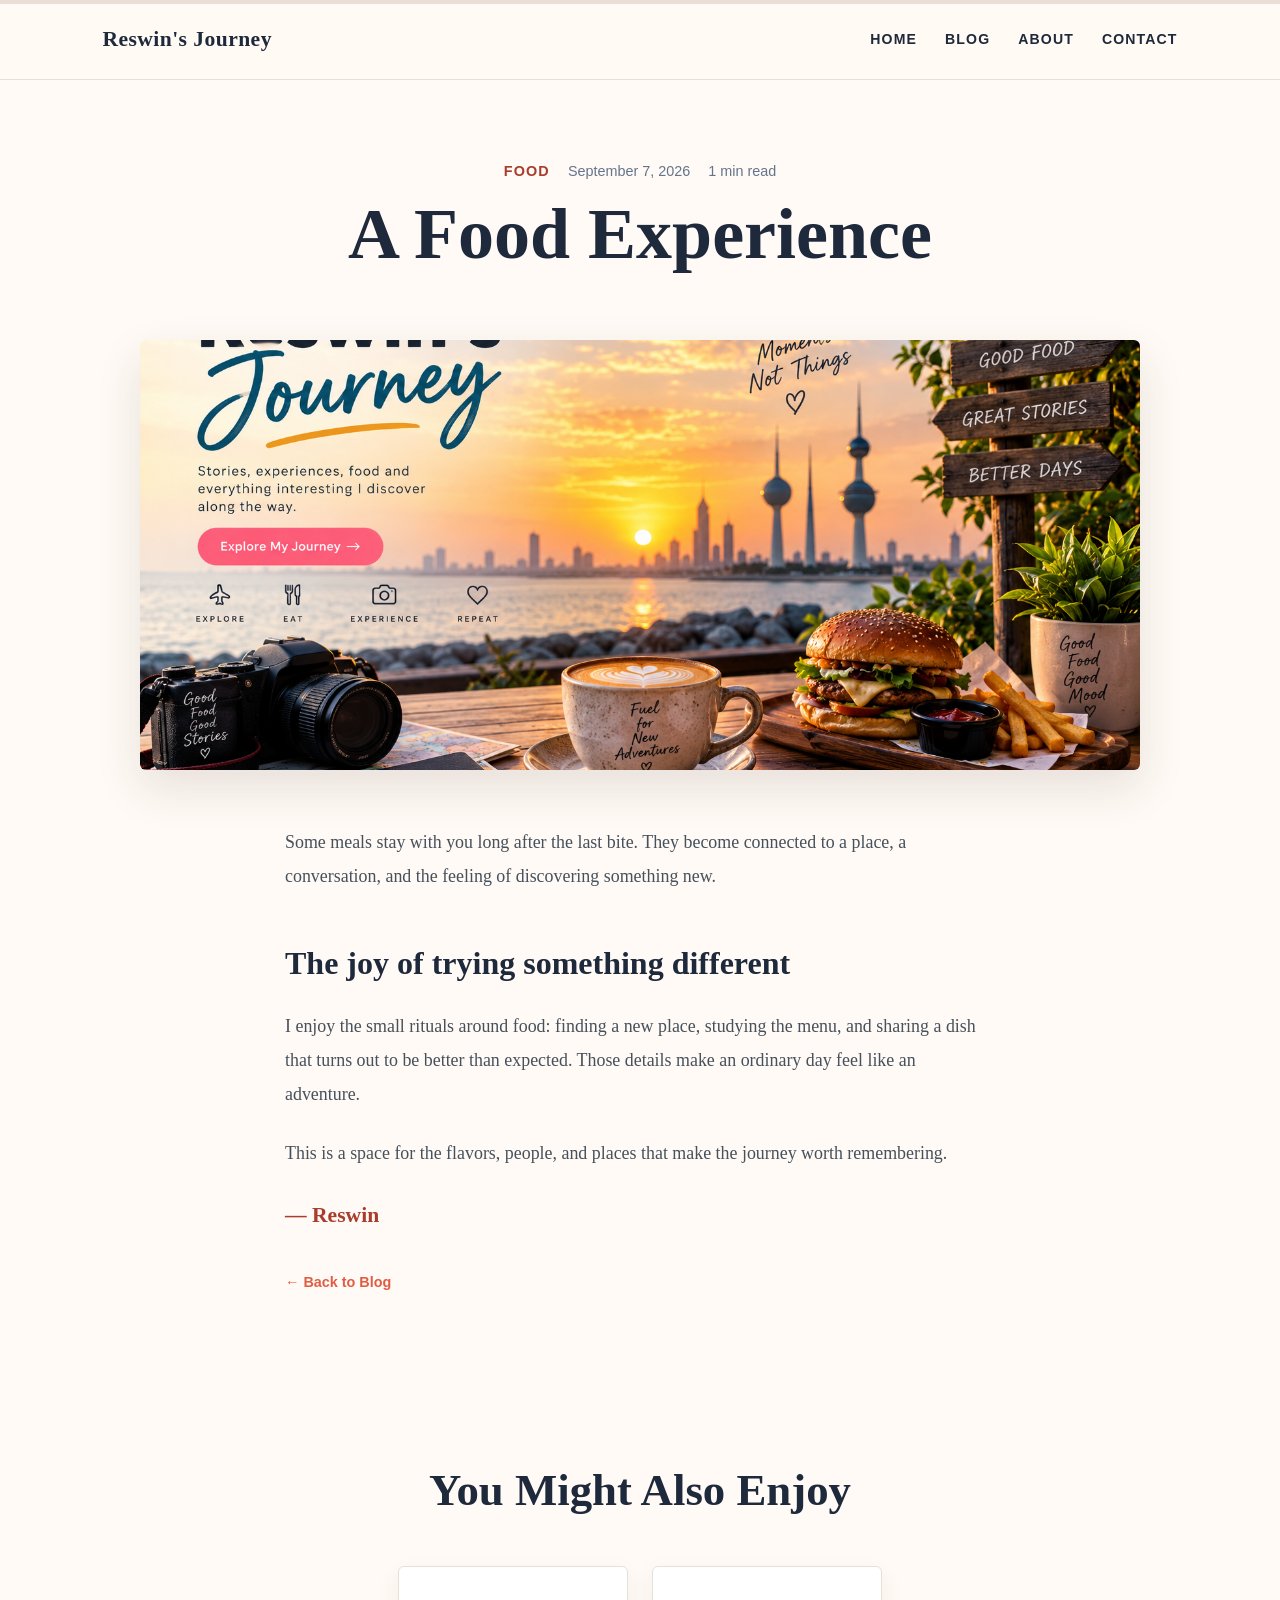
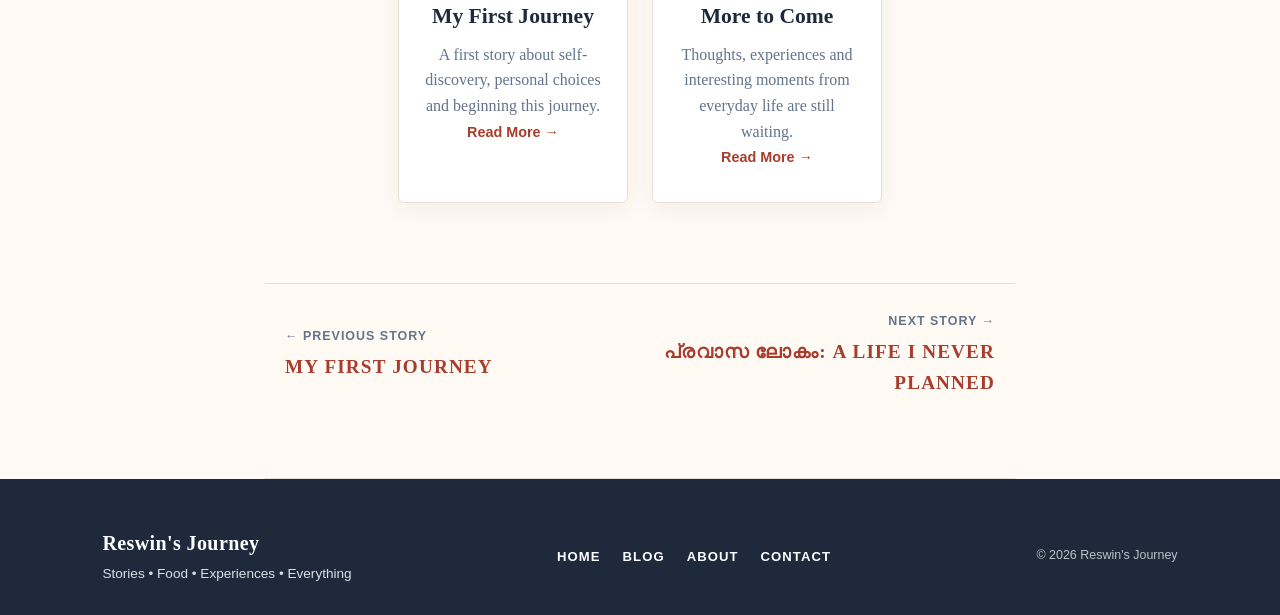
<file: food-experience.html>
<!DOCTYPE html>
<html lang="en">
<head>
    <meta charset="UTF-8">
    <meta name="viewport" content="width=device-width, initial-scale=1.0">
    <meta name="description" content="Read about a memorable food experience, discovering new flavors, places and the small rituals around a meal.">
    <meta property="og:title" content="A Food Experience | Reswin's Journey">
    <meta property="og:description" content="A story about discovering new flavors, places and memorable moments around food.">
    <meta property="og:type" content="article">
    <meta property="og:image" content="images/hero.jpg">
    <meta property="og:site_name" content="Reswin's Journey">
    <meta name="twitter:card" content="summary_large_image">
    <meta name="twitter:title" content="A Food Experience | Reswin's Journey">
    <meta name="twitter:description" content="A story about discovering new flavors, places and memorable moments around food.">
    <meta name="twitter:image" content="images/hero.jpg">

    <title>A Food Experience | Reswin's Journey</title>
    <link rel="stylesheet" href="style.css">
    <link rel="icon" type="image/svg+xml" href="images/favicon.svg">
</head>
<body>
    <div class="reading-progress" role="progressbar" aria-label="Article reading progress" aria-valuemin="0" aria-valuemax="100" aria-valuenow="0">
        <span class="reading-progress-fill"></span>
    </div>
    <nav>
        <div class="logo">Reswin's Journey</div>
        <button class="menu-toggle" type="button" aria-label="Open menu" aria-expanded="false">☰</button>
        <ul class="nav-menu">
            <li><a href="index.html">Home</a></li>
            <li><a href="blog.html">Blog</a></li>
            <li><a href="about.html">About</a></li>
            <li><a href="contact.html">Contact</a></li>
        </ul>
    </nav>
    <article class="article">
        <div class="article-header">
            <div class="article-meta" aria-label="Article details">
                <p class="article-category">Food</p>
                <p class="article-date">September 7, 2026</p>
                <p class="article-reading-time">1 min read</p>
            </div>
            <h1>A Food Experience</h1>
        </div>
        <div class="article-image">
            <img src="images/hero.jpg" alt="A memorable food experience">
        </div>
        <div class="article-content">
            <p>Some meals stay with you long after the last bite. They become connected to a place, a conversation, and the feeling of discovering something new.</p>
            <h2>The joy of trying something different</h2>
            <p>I enjoy the small rituals around food: finding a new place, studying the menu, and sharing a dish that turns out to be better than expected. Those details make an ordinary day feel like an adventure.</p>
            <p>This is a space for the flavors, people, and places that make the journey worth remembering.</p>
            <p class="article-signature">— Reswin</p>
            <a href="blog.html" class="back-to-blog">
                ← Back to Blog
            </a>
        </div>
    </article>

    <section class="categories">

        <h2>
            You Might Also Enjoy
        </h2>

        <div class="category-container">

            <div class="category">
                <h3>My First Journey</h3>
                <p>A first story about self-discovery, personal choices and beginning this journey.</p>
                <a href="first-journey.html" class="read-more">Read More →</a>
            </div>

            <div class="category">
                <h3>More to Come</h3>
                <p>Thoughts, experiences and interesting moments from everyday life are still waiting.</p>
                <a href="life-and-everything.html" class="read-more">Read More →</a>
            </div>

        </div>

    </section>

    <nav class="story-navigation" aria-label="Story navigation">
        <a class="story-link previous-story" href="first-journey.html">
            <span class="story-direction">← Previous Story</span>
            <span class="story-title">My First Journey</span>
        </a>
        <a class="story-link next-story" href="life-and-everything.html">
            <span class="story-direction">Next Story →</span>
            <span class="story-title">പ്രവാസ ലോകം: A Life I Never Planned</span>
        </a>
    </nav>

    <script>
        const readingProgress = document.querySelector('.reading-progress');
        const readingProgressFill = document.querySelector('.reading-progress-fill');
        const article = document.querySelector('.article');
        let progressFrame;

        const updateReadingProgress = () => {
            const articleStart = article.offsetTop;
            const articleEnd = articleStart + article.offsetHeight - window.innerHeight;
            const rawProgress = articleEnd > articleStart
                ? ((window.scrollY - articleStart) / (articleEnd - articleStart)) * 100
                : 100;
            const progress = Math.min(100, Math.max(0, rawProgress));

            readingProgressFill.style.width = `${progress}%`;
            readingProgress.setAttribute('aria-valuenow', Math.round(progress));
        };

        window.addEventListener('scroll', () => {
            if (!progressFrame) {
                progressFrame = window.requestAnimationFrame(() => {
                    updateReadingProgress();
                    progressFrame = null;
                });
            }
        }, { passive: true });

        window.addEventListener('resize', updateReadingProgress);
        updateReadingProgress();

        const menuToggle = document.querySelector('.menu-toggle');
        const navMenu = document.querySelector('.nav-menu');

        menuToggle.addEventListener('click', () => {
            const isOpen = navMenu.classList.toggle('show');
            menuToggle.setAttribute('aria-expanded', isOpen);
            menuToggle.setAttribute('aria-label', isOpen ? 'Close menu' : 'Open menu');
        });

        navMenu.querySelectorAll('a').forEach((link) => {
            link.addEventListener('click', () => {
                navMenu.classList.remove('show');
                menuToggle.setAttribute('aria-expanded', 'false');
                menuToggle.setAttribute('aria-label', 'Open menu');
            });
        });
    </script>
    <footer>
        <div class="footer-inner">
            <div class="footer-brand">
                <p class="footer-title">Reswin's Journey</p>
                <p class="footer-tagline">Stories • Food • Experiences • Everything</p>
            </div>
            <div class="footer-nav" role="navigation" aria-label="Footer navigation">
                <ul>
                    <li><a href="index.html">Home</a></li>
                    <li><a href="blog.html">Blog</a></li>
                    <li><a href="about.html">About</a></li>
                    <li><a href="contact.html">Contact</a></li>
                </ul>
            </div>
            <p class="footer-copyright">© 2026 Reswin's Journey</p>
        </div>
    </footer>
</body>
</html>
</file>
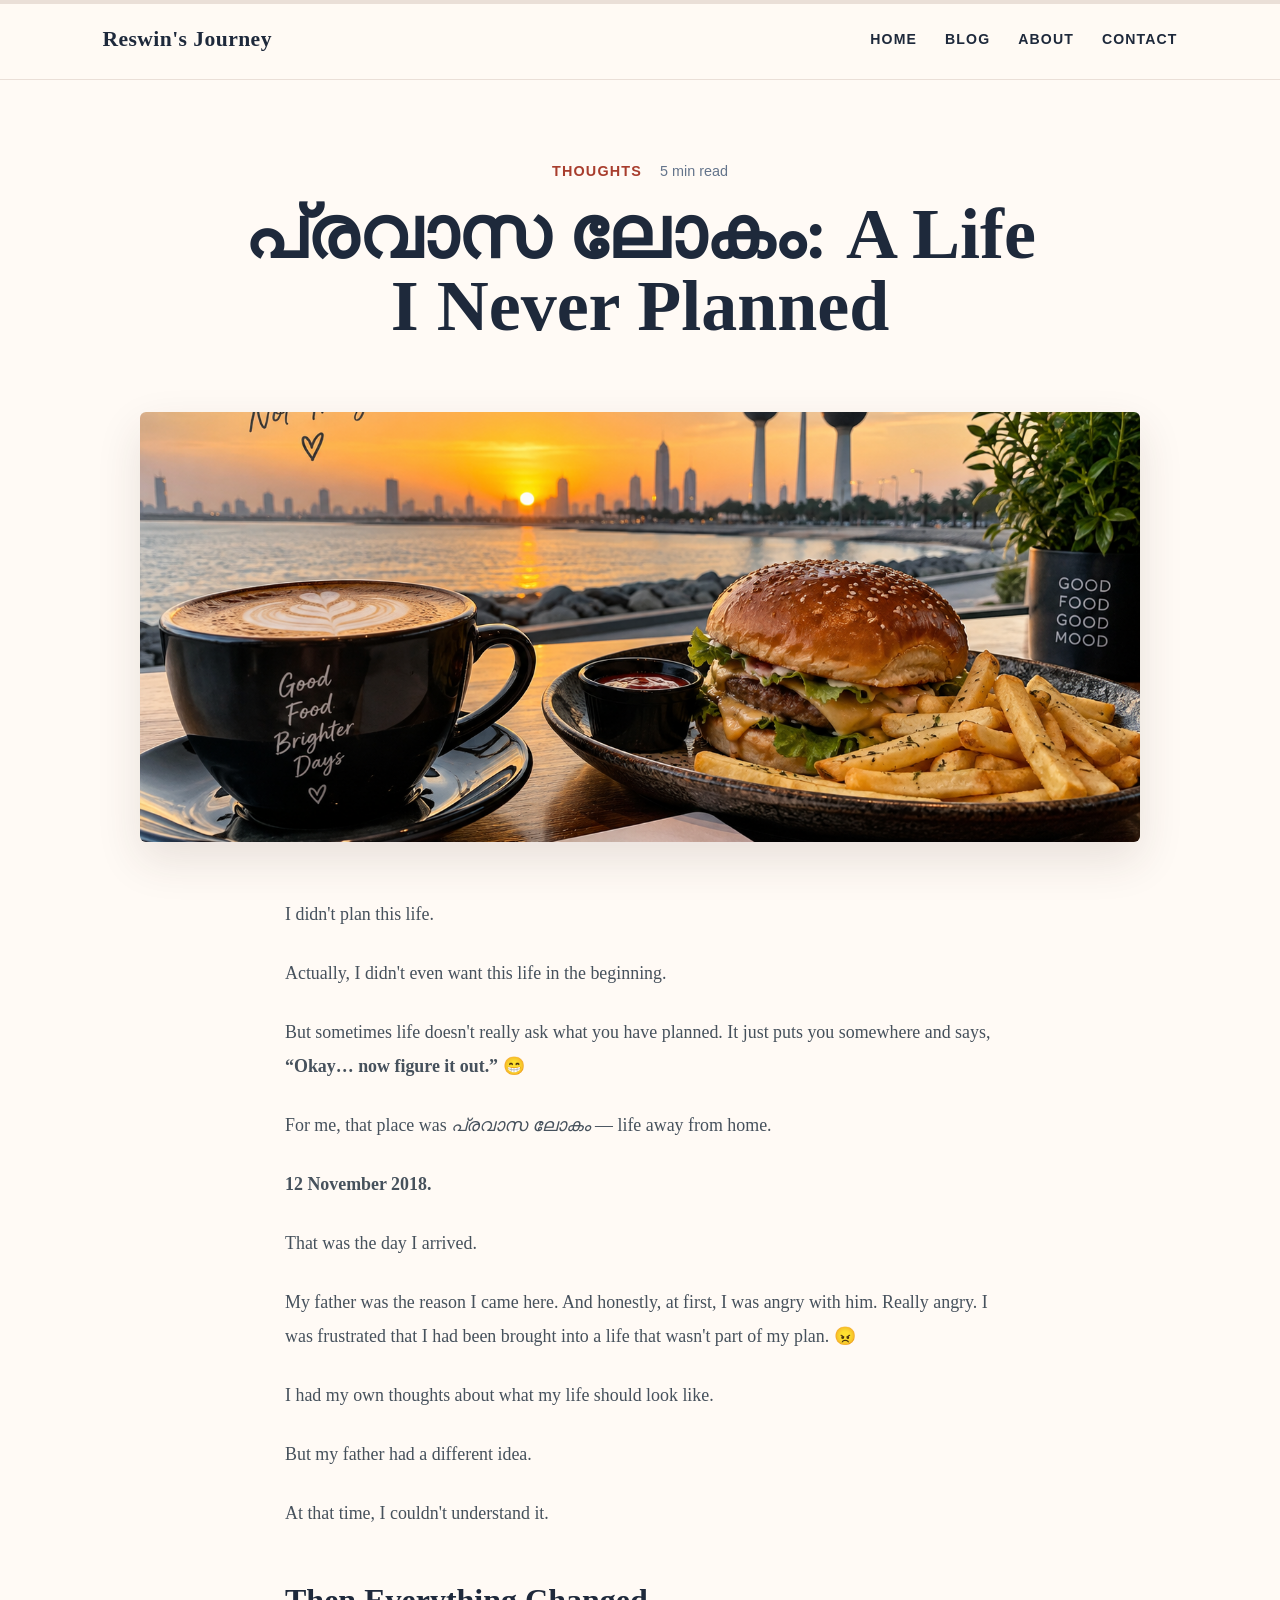
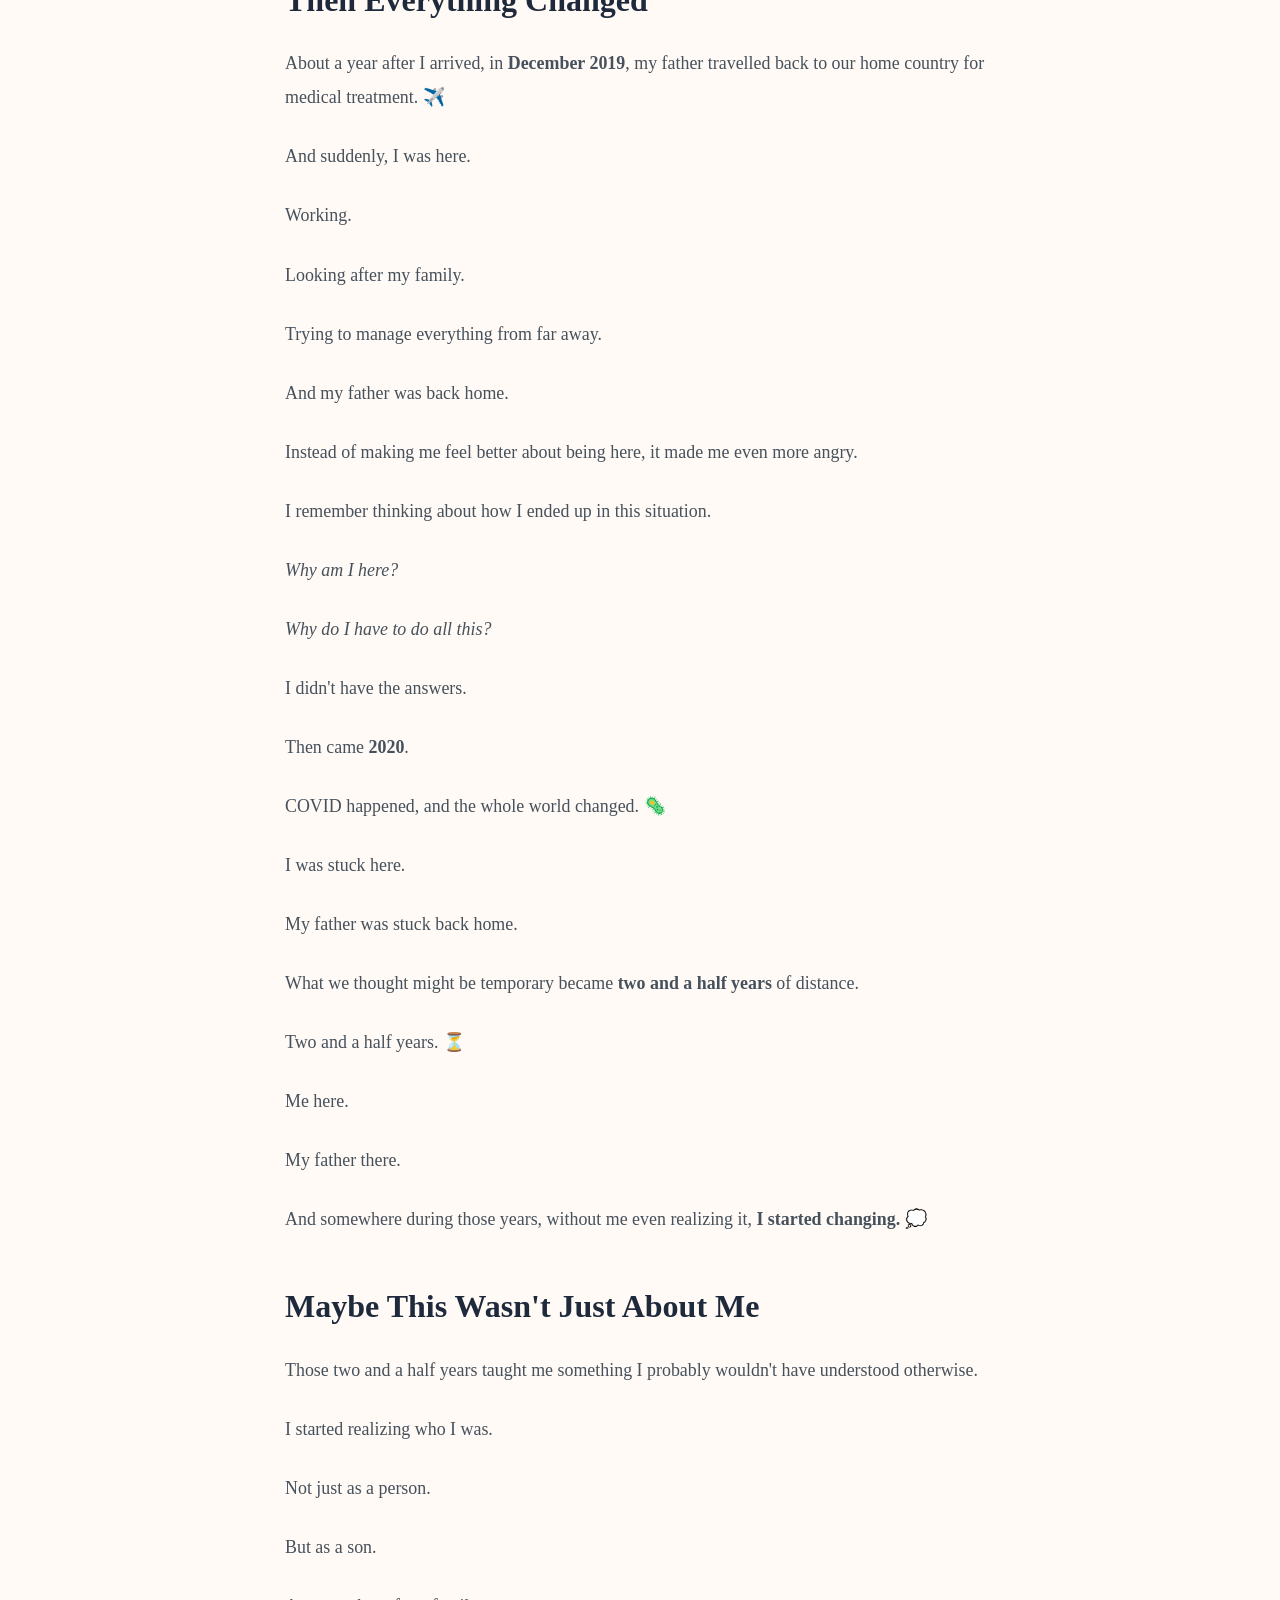
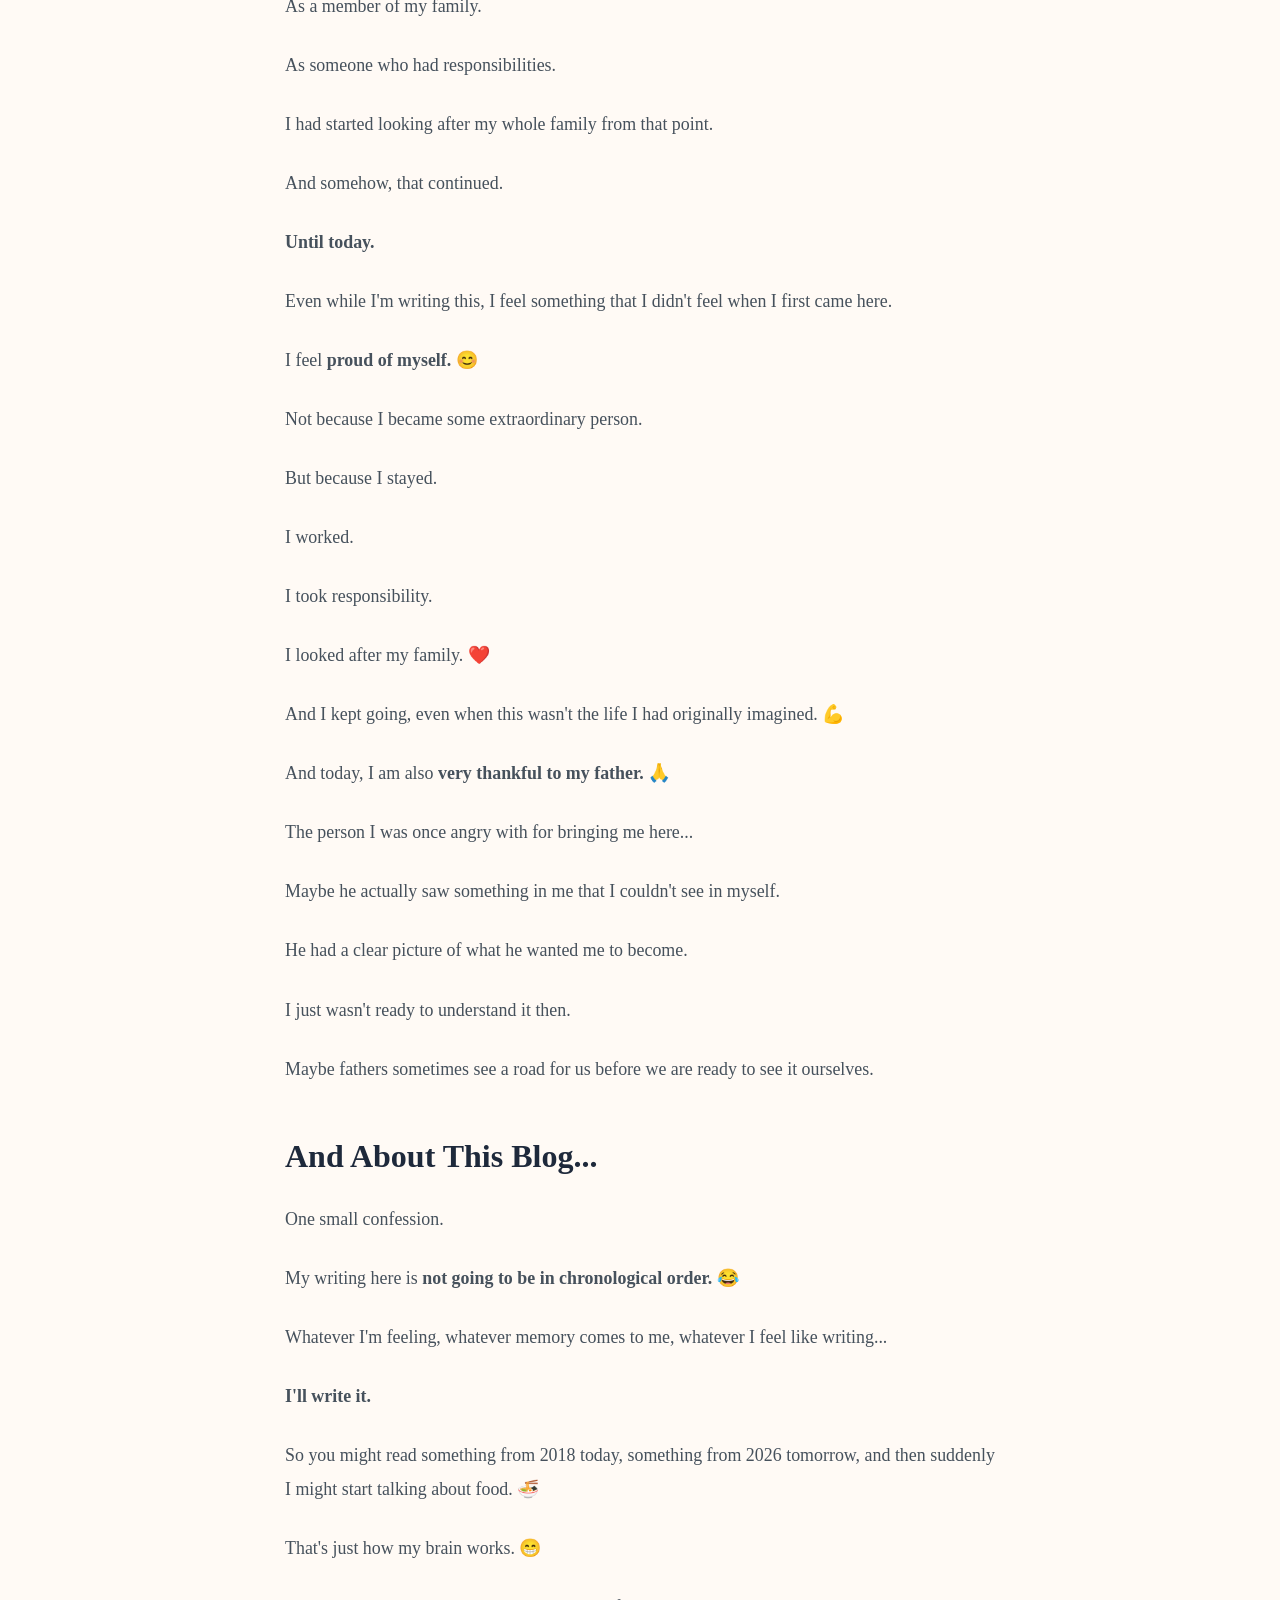
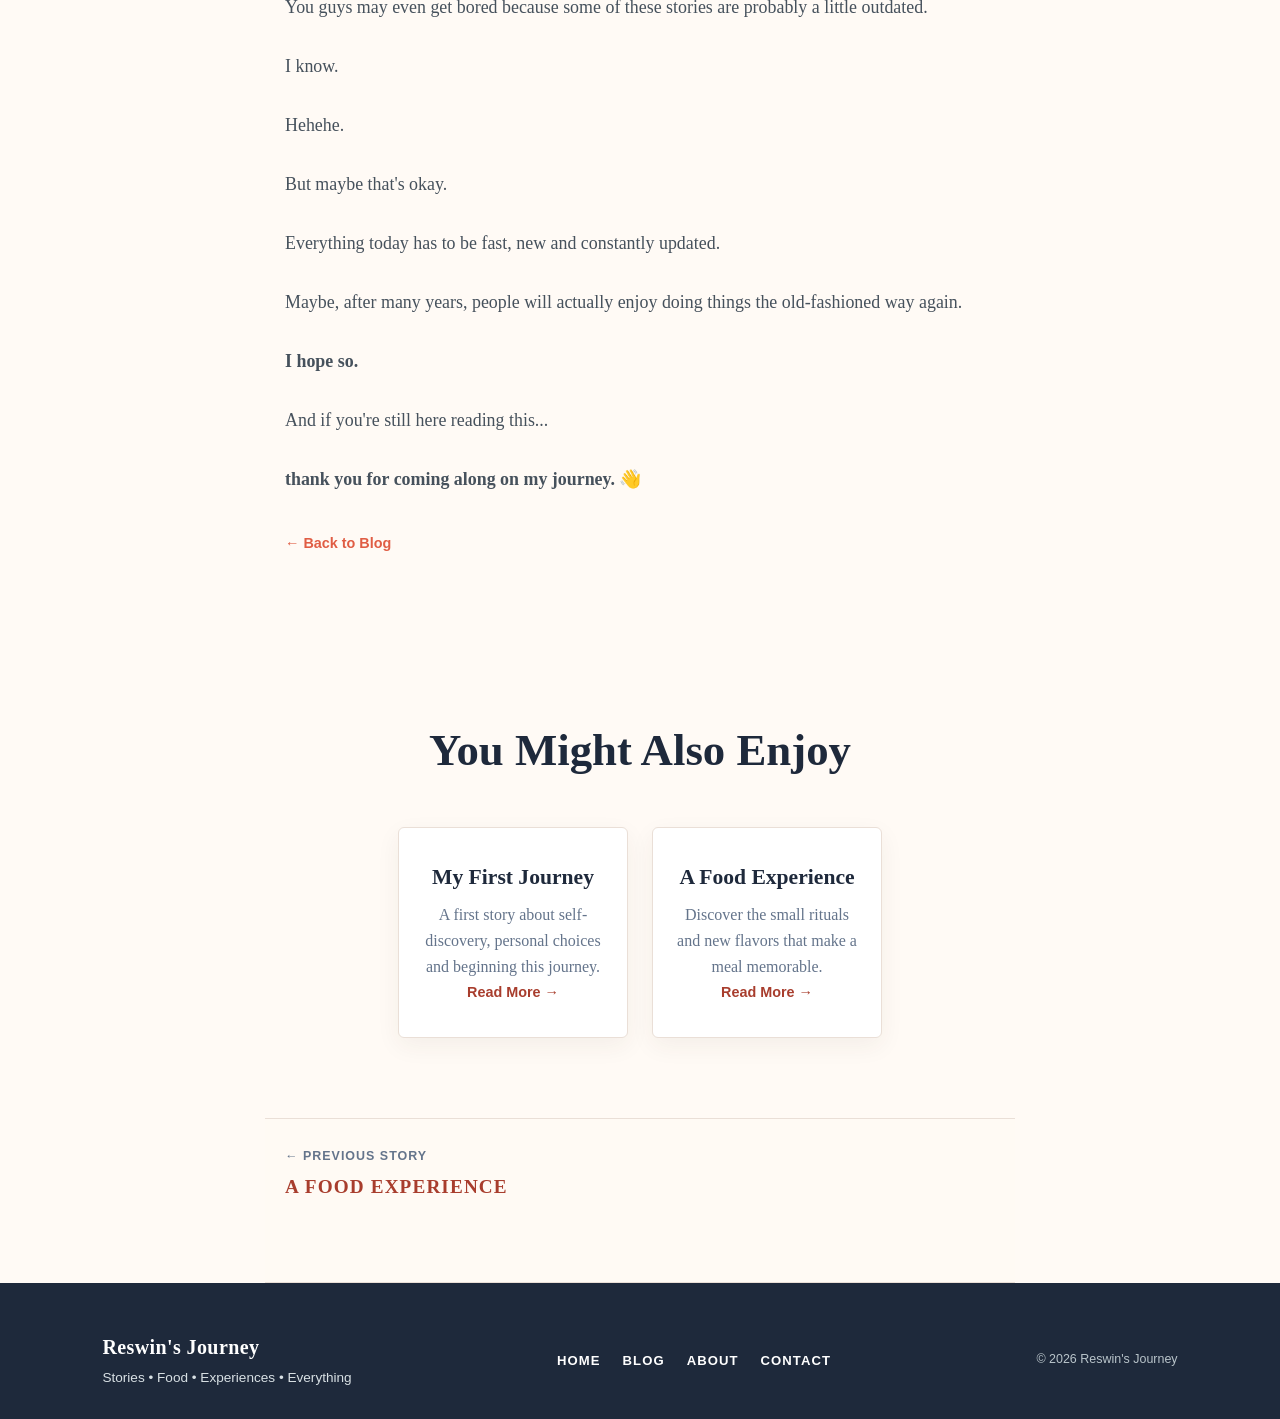
<file: life-and-everything.html>
<!DOCTYPE html>
<html lang="en">
<head>
    <meta charset="UTF-8">
    <meta name="viewport" content="width=device-width, initial-scale=1.0">
    <meta name="description" content="A personal reflection on leaving home, taking responsibility and learning to be thankful for an unexpected life away from home.">
    <meta property="og:title" content="പ്രവാസ ലോകം: A Life I Never Planned | Reswin's Journey">
    <meta property="og:description" content="A personal reflection on leaving home, taking responsibility and learning to be thankful for an unexpected life away from home.">
    <meta property="og:type" content="article">
    <meta property="og:image" content="images/first-journey.jpg">
    <meta property="og:site_name" content="Reswin's Journey">
    <meta name="twitter:card" content="summary_large_image">
    <meta name="twitter:title" content="പ്രവാസ ലോകം: A Life I Never Planned | Reswin's Journey">
    <meta name="twitter:description" content="A personal reflection on leaving home, taking responsibility and learning to be thankful for an unexpected life away from home.">
    <meta name="twitter:image" content="images/first-journey.jpg">

    <title>Life &amp; Everything | Reswin's Journey</title>
    <link rel="stylesheet" href="style.css">
    <link rel="icon" type="image/svg+xml" href="images/favicon.svg">
</head>
<body>
    <div class="reading-progress" role="progressbar" aria-label="Article reading progress" aria-valuemin="0" aria-valuemax="100" aria-valuenow="0">
        <span class="reading-progress-fill"></span>
    </div>
    <nav>
        <div class="logo">Reswin's Journey</div>
        <button class="menu-toggle" type="button" aria-label="Open menu" aria-expanded="false">☰</button>
        <ul class="nav-menu">
            <li><a href="index.html">Home</a></li>
            <li><a href="blog.html">Blog</a></li>
            <li><a href="about.html">About</a></li>
            <li><a href="contact.html">Contact</a></li>
        </ul>
    </nav>
    <article class="article">
        <div class="article-header">
            <div class="article-meta" aria-label="Article details">
                <p class="article-category">Thoughts</p>
                <p class="article-reading-time">5 min read</p>
            </div>
            <h1>പ്രവാസ ലോകം: A Life I Never Planned</h1>
        </div>
        <div class="article-image">
            <img src="images/first-journey.jpg" alt="A quiet moment away from home">
        </div>
        <div class="article-content">
            <p>I didn't plan this life.</p>
            <p>Actually, I didn't even want this life in the beginning.</p>
            <p>But sometimes life doesn't really ask what you have planned. It just puts you somewhere and says, <strong>“Okay… now figure it out.”</strong> 😁</p>
            <p>For me, that place was <em>പ്രവാസ ലോകം</em> — life away from home.</p>
            <p><strong>12 November 2018.</strong></p>
            <p>That was the day I arrived.</p>
            <p>My father was the reason I came here. And honestly, at first, I was angry with him. Really angry. I was frustrated that I had been brought into a life that wasn't part of my plan. 😠</p>
            <p>I had my own thoughts about what my life should look like.</p>
            <p>But my father had a different idea.</p>
            <p>At that time, I couldn't understand it.</p>

            <h2>Then Everything Changed</h2>

            <p>About a year after I arrived, in <strong>December 2019</strong>, my father travelled back to our home country for medical treatment. ✈️</p>
            <p>And suddenly, I was here.</p>
            <p>Working.</p>
            <p>Looking after my family.</p>
            <p>Trying to manage everything from far away.</p>
            <p>And my father was back home.</p>
            <p>Instead of making me feel better about being here, it made me even more angry.</p>
            <p>I remember thinking about how I ended up in this situation.</p>
            <p><em>Why am I here?</em></p>
            <p><em>Why do I have to do all this?</em></p>
            <p>I didn't have the answers.</p>
            <p>Then came <strong>2020</strong>.</p>
            <p>COVID happened, and the whole world changed. 🦠</p>
            <p>I was stuck here.</p>
            <p>My father was stuck back home.</p>
            <p>What we thought might be temporary became <strong>two and a half years</strong> of distance.</p>
            <p>Two and a half years. ⏳</p>
            <p>Me here.</p>
            <p>My father there.</p>
            <p>And somewhere during those years, without me even realizing it, <strong>I started changing.</strong> 💭</p>

            <h2>Maybe This Wasn't Just About Me</h2>

            <p>Those two and a half years taught me something I probably wouldn't have understood otherwise.</p>
            <p>I started realizing who I was.</p>
            <p>Not just as a person.</p>
            <p>But as a son.</p>
            <p>As a member of my family.</p>
            <p>As someone who had responsibilities.</p>
            <p>I had started looking after my whole family from that point.</p>
            <p>And somehow, that continued.</p>
            <p><strong>Until today.</strong></p>
            <p>Even while I'm writing this, I feel something that I didn't feel when I first came here.</p>
            <p>I feel <strong>proud of myself.</strong> 😊</p>
            <p>Not because I became some extraordinary person.</p>
            <p>But because I stayed.</p>
            <p>I worked.</p>
            <p>I took responsibility.</p>
            <p>I looked after my family. ❤️</p>
            <p>And I kept going, even when this wasn't the life I had originally imagined. 💪</p>
            <p>And today, I am also <strong>very thankful to my father.</strong> 🙏</p>
            <p>The person I was once angry with for bringing me here...</p>
            <p>Maybe he actually saw something in me that I couldn't see in myself.</p>
            <p>He had a clear picture of what he wanted me to become.</p>
            <p>I just wasn't ready to understand it then.</p>
            <p>Maybe fathers sometimes see a road for us before we are ready to see it ourselves.</p>

            <h2>And About This Blog...</h2>

            <p>One small confession.</p>
            <p>My writing here is <strong>not going to be in chronological order.</strong> 😂</p>
            <p>Whatever I'm feeling, whatever memory comes to me, whatever I feel like writing...</p>
            <p><strong>I'll write it.</strong></p>
            <p>So you might read something from 2018 today, something from 2026 tomorrow, and then suddenly I might start talking about food. 🍜</p>
            <p>That's just how my brain works. 😁</p>
            <p>You guys may even get bored because some of these stories are probably a little outdated.</p>
            <p>I know.</p>
            <p>Hehehe.</p>
            <p>But maybe that's okay.</p>
            <p>Everything today has to be fast, new and constantly updated.</p>
            <p>Maybe, after many years, people will actually enjoy doing things the old-fashioned way again.</p>
            <p><strong>I hope so.</strong></p>
            <p>And if you're still here reading this...</p>
            <p><strong>thank you for coming along on my journey.</strong> 👋</p>
            <a href="blog.html" class="back-to-blog">
                ← Back to Blog
            </a>
        </div>
    </article>

    <section class="categories">

        <h2>
            You Might Also Enjoy
        </h2>

        <div class="category-container">

            <div class="category">
                <h3>My First Journey</h3>
                <p>A first story about self-discovery, personal choices and beginning this journey.</p>
                <a href="first-journey.html" class="read-more">Read More →</a>
            </div>

            <div class="category">
                <h3>A Food Experience</h3>
                <p>Discover the small rituals and new flavors that make a meal memorable.</p>
                <a href="food-experience.html" class="read-more">Read More →</a>
            </div>

        </div>

    </section>

    <nav class="story-navigation" aria-label="Story navigation">
        <a class="story-link previous-story" href="food-experience.html">
            <span class="story-direction">← Previous Story</span>
            <span class="story-title">A Food Experience</span>
        </a>
    </nav>

    <script>
        const readingProgress = document.querySelector('.reading-progress');
        const readingProgressFill = document.querySelector('.reading-progress-fill');
        const article = document.querySelector('.article');
        let progressFrame;

        const updateReadingProgress = () => {
            const articleStart = article.offsetTop;
            const articleEnd = articleStart + article.offsetHeight - window.innerHeight;
            const rawProgress = articleEnd > articleStart
                ? ((window.scrollY - articleStart) / (articleEnd - articleStart)) * 100
                : 100;
            const progress = Math.min(100, Math.max(0, rawProgress));

            readingProgressFill.style.width = `${progress}%`;
            readingProgress.setAttribute('aria-valuenow', Math.round(progress));
        };

        window.addEventListener('scroll', () => {
            if (!progressFrame) {
                progressFrame = window.requestAnimationFrame(() => {
                    updateReadingProgress();
                    progressFrame = null;
                });
            }
        }, { passive: true });

        window.addEventListener('resize', updateReadingProgress);
        updateReadingProgress();

        const menuToggle = document.querySelector('.menu-toggle');
        const navMenu = document.querySelector('.nav-menu');

        menuToggle.addEventListener('click', () => {
            const isOpen = navMenu.classList.toggle('show');
            menuToggle.setAttribute('aria-expanded', isOpen);
            menuToggle.setAttribute('aria-label', isOpen ? 'Close menu' : 'Open menu');
        });

        navMenu.querySelectorAll('a').forEach((link) => {
            link.addEventListener('click', () => {
                navMenu.classList.remove('show');
                menuToggle.setAttribute('aria-expanded', 'false');
                menuToggle.setAttribute('aria-label', 'Open menu');
            });
        });
    </script>
    <footer>
        <div class="footer-inner">
            <div class="footer-brand">
                <p class="footer-title">Reswin's Journey</p>
                <p class="footer-tagline">Stories • Food • Experiences • Everything</p>
            </div>
            <div class="footer-nav" role="navigation" aria-label="Footer navigation">
                <ul>
                    <li><a href="index.html">Home</a></li>
                    <li><a href="blog.html">Blog</a></li>
                    <li><a href="about.html">About</a></li>
                    <li><a href="contact.html">Contact</a></li>
                </ul>
            </div>
            <p class="footer-copyright">© 2026 Reswin's Journey</p>
        </div>
    </footer>
</body>
</html>
</file>
<file: style.css>
:root {
    --ink: #1e293b;
    --muted: #64748b;
    --paper: #fffaf5;
    --surface: #ffffff;
    --accent: #e05d44;
    --accent-dark: #a83d2d;
    --peach: #f8d7c4;
    --blue: #d8e7ee;
    --line: #eadfd7;
    --shadow: 0 18px 45px rgba(67, 45, 36, 0.12);
}

* { margin: 0; padding: 0; box-sizing: border-box; }
html { scroll-behavior: smooth; }
body { background: var(--paper); color: var(--ink); font-family: Georgia, 'Times New Roman', serif; line-height: 1.6; }
img { max-width: 100%; }

nav { align-items: center; background: rgba(255, 250, 245, 0.95); border-bottom: 1px solid var(--line); display: flex; justify-content: space-between; padding: 22px 8%; position: relative; z-index: 2; }
.logo { color: var(--ink); font-size: 1.35rem; font-weight: bold; letter-spacing: 0.02em; }
nav ul { display: flex; gap: 28px; list-style: none; }
nav a { color: var(--ink); font-family: Arial, sans-serif; font-size: 0.88rem; font-weight: bold; text-decoration: none; text-transform: uppercase; letter-spacing: 0.08em; }
nav a:hover, nav a:focus-visible, .read-more:hover, .read-more:focus-visible { color: var(--accent); }

.hero { align-items: center; background: linear-gradient(115deg, var(--peach), #f6c5ac 48%, var(--blue)); display: flex; gap: clamp(35px, 6vw, 85px); justify-content: space-between; min-height: 530px; padding: 75px 8%; }
.hero-content { max-width: 630px; }
.hero-content h1, .hero h1 { color: var(--ink); font-size: clamp(2.8rem, 6vw, 5.2rem); line-height: 0.98; margin-bottom: 24px; }
.hero-content p, .hero p { color: #3f4c59; font-size: clamp(1.1rem, 2vw, 1.35rem); margin-bottom: 30px; max-width: 570px; }
.hero-button, .contact-form button { background: var(--accent); border: 0; border-radius: 4px; color: #fff; cursor: pointer; display: inline-block; font-family: Arial, sans-serif; font-weight: bold; padding: 14px 22px; text-decoration: none; transition: background 0.2s ease, transform 0.2s ease; }
.hero-button:hover, .hero-button:focus-visible, .contact-form button:hover, .contact-form button:focus-visible { background: var(--accent-dark); transform: translateY(-2px); }
.hero-image { border-radius: 6px; box-shadow: var(--shadow); flex: 0 1 510px; overflow: hidden; transform: rotate(2deg); }
.hero-image img { display: block; height: 390px; object-fit: cover; width: 100%; }

.categories, .posts, .about-section, .contact-section { padding: 80px 8%; }
.categories { text-align: center; }
.categories h2, .posts h2 { font-size: clamp(2rem, 4vw, 2.8rem); margin-bottom: 40px; }
.category-container, .post-container { display: flex; flex-wrap: wrap; gap: 24px; justify-content: center; }
.featured-story { align-items: stretch; background: var(--surface); border: 1px solid var(--line); border-radius: 6px; box-shadow: var(--shadow); display: grid; grid-template-columns: minmax(0, 1fr) minmax(0, 1fr); margin: -8px auto 42px; max-width: 920px; overflow: hidden; }
.featured-story-image { min-height: 280px; }
.featured-story-image img { display: block; height: 100%; object-fit: cover; width: 100%; }
.featured-story-content { align-items: flex-start; display: flex; flex-direction: column; justify-content: center; padding: clamp(28px, 5vw, 52px); }
.featured-story-content h3 { font-size: clamp(1.7rem, 3vw, 2.5rem); line-height: 1.1; margin-bottom: 18px; }
.featured-story-content p:not(.post-category) { color: var(--muted); margin-bottom: 24px; }
.featured-story-link { background: var(--accent); border-radius: 4px; color: #fff; display: inline-block; font-family: Arial, sans-serif; font-weight: bold; padding: 12px 17px; text-decoration: none; transition: background 0.2s ease, transform 0.2s ease; }
.featured-story-link:hover, .featured-story-link:focus-visible { background: var(--accent-dark); transform: translateY(-2px); }
.blog-search-area { display: flex; justify-content: center; margin: -16px auto 18px; }
.blog-search { display: flex; gap: 8px; max-width: 620px; width: 100%; }
.blog-search input { background: var(--surface); border: 1px solid var(--line); border-radius: 4px; color: var(--ink); flex: 1; font: inherit; min-width: 0; padding: 12px 14px; }
.blog-search input:focus { border-color: var(--accent); outline: 3px solid rgba(224, 93, 68, 0.18); }
.search-button, .clear-search { border: 0; border-radius: 4px; cursor: pointer; font-family: Arial, sans-serif; font-weight: bold; padding: 0 17px; transition: background 0.2s ease, transform 0.2s ease; }
.search-button { background: var(--accent); color: #fff; }
.search-button:hover, .search-button:focus-visible { background: var(--accent-dark); transform: translateY(-2px); }
.clear-search { background: var(--surface); border: 1px solid var(--line); color: var(--muted); }
.clear-search:hover, .clear-search:focus-visible { border-color: var(--accent); color: var(--accent); }
.sr-only { height: 1px; margin: -1px; overflow: hidden; position: absolute; width: 1px; clip: rect(0, 0, 0, 0); }
.blog-filters { display: flex; flex-wrap: wrap; gap: 10px; justify-content: center; margin: -16px auto 38px; }
.filter-button { background: transparent; border: 1px solid var(--line); border-radius: 999px; color: var(--ink); cursor: pointer; font-family: Arial, sans-serif; font-size: 0.85rem; font-weight: bold; padding: 10px 17px; transition: background 0.2s ease, color 0.2s ease, border-color 0.2s ease; }
.filter-button:hover, .filter-button:focus-visible, .filter-button.active { background: var(--accent); border-color: var(--accent); color: #fff; }
.category { background: var(--surface); border: 1px solid var(--line); border-radius: 6px; box-shadow: 0 8px 25px rgba(67, 45, 36, 0.06); padding: 32px 22px; transition: transform 0.2s ease; width: 230px; }
.category:hover { transform: translateY(-5px); }
.category span { display: block; font-size: 2.6rem; margin-bottom: 12px; }
.category h3, .post-content h3 { font-size: 1.35rem; margin-bottom: 8px; }
.category p, .post-content p, .contact-info p { color: var(--muted); }
.posts { background: #eef4f3; }
.posts h2 { text-align: center; }
.post { background: var(--surface); border: 1px solid var(--line); border-radius: 6px; box-shadow: 0 8px 25px rgba(67, 45, 36, 0.07); display: flex; flex-direction: column; overflow: hidden; transition: border-color 0.25s ease, box-shadow 0.25s ease, transform 0.25s ease; width: min(100%, 340px); }
.post:hover, .post:focus-within { border-color: var(--accent); box-shadow: 0 16px 34px rgba(67, 45, 36, 0.14); transform: translateY(-6px); }
.post-image { background: linear-gradient(135deg, #eeb59e, #9ab8c3); height: 190px; overflow: hidden; }
.post-image img { display: block; height: 100%; object-fit: cover; transition: transform 0.45s ease; width: 100%; }
.post:hover .post-image img, .post:focus-within .post-image img { transform: scale(1.04); }
.post-content { display: flex; flex: 1; flex-direction: column; padding: 24px; }
.post-content h3 a { color: var(--ink); text-decoration: none; }
.post-content h3 a:hover, .post-content h3 a:focus-visible { color: var(--accent); }
.post-content p { margin-bottom: 16px; }
.post-excerpt { flex: 1; }
.read-more { color: var(--accent-dark); font-family: Arial, sans-serif; font-size: 0.9rem; font-weight: bold; text-decoration: none; }
.no-stories { color: var(--muted); font-size: 1.15rem; padding: 28px 0 8px; text-align: center; }

footer { background: var(--ink); color: #fff; font-family: Arial, sans-serif; padding: 48px 8% 30px; text-align: center; }
.footer-inner { align-items: center; display: flex; flex-wrap: wrap; gap: 24px 42px; justify-content: space-between; margin: auto; max-width: 1100px; }
.footer-brand { text-align: left; }
.footer-title { color: #fff; font-family: Georgia, 'Times New Roman', serif; font-size: 1.25rem; font-weight: bold; letter-spacing: 0.02em; margin: 0 0 4px; }
.footer-tagline { color: #d8e0e4; font-size: 0.85rem; margin: 0; }
.footer-nav ul { display: flex; flex-wrap: wrap; gap: 10px 22px; justify-content: center; list-style: none; margin: 0; padding: 0; }
.footer-nav a { color: #fff; font-size: 0.82rem; font-weight: bold; letter-spacing: 0.08em; text-decoration: none; text-transform: uppercase; transition: color 0.2s ease; }
.footer-nav a:hover, .footer-nav a:focus-visible { color: var(--peach); }
.footer-copyright { color: #b9c4ca; font-size: 0.78rem; margin: 0; }
.article { padding-bottom: 80px; }
.reading-progress { background: var(--line); height: 4px; left: 0; position: fixed; right: 0; top: 0; z-index: 10; }
.reading-progress-fill { background: var(--accent); display: block; height: 100%; transition: width 0.12s ease-out; width: 0; }
.article-header { margin: auto; max-width: 850px; padding: 80px 20px 35px; text-align: center; }
.article-meta { align-items: center; display: flex; flex-wrap: wrap; gap: 8px 18px; justify-content: center; margin-bottom: 15px; }
.article-meta p { margin: 0; }
.article-category { color: var(--accent-dark); font-family: Arial, sans-serif; font-size: 0.9rem; font-weight: bold; letter-spacing: 0.08em; text-transform: uppercase; }
.article-header h1 { font-size: clamp(2.5rem, 6vw, 4.5rem); line-height: 1; margin-bottom: 15px; }
.article-date, .article-reading-time { color: var(--muted); font-family: Arial, sans-serif; font-size: 0.9rem; }
.article-image { border-radius: 6px; box-shadow: var(--shadow); height: min(45vw, 430px); margin: 20px auto 55px; max-width: 1000px; overflow: hidden; width: 85%; }
.article-image img { display: block; height: 100%; object-fit: cover; width: 100%; }
.article-content { margin: auto; max-width: 750px; padding: 0 20px; }
.article-content p { color: #46515c; font-size: clamp(1rem, 1.5vw, 1.12rem); line-height: 1.9; margin-bottom: 25px; }
.article-content h2 { font-size: 2rem; margin: 45px 0 20px; }
.article-signature, .about-signature { color: var(--accent-dark) !important; font-size: 1.35rem !important; font-weight: bold; }
.story-navigation { border-top: 1px solid var(--line); display: flex; gap: 24px; justify-content: space-between; margin: auto; max-width: 750px; padding: 28px 20px 80px; }
.story-link { color: var(--accent-dark); display: flex; flex-direction: column; max-width: 48%; text-decoration: none; }
.story-link.next-story { margin-left: auto; text-align: right; }
.story-direction { color: var(--muted); font-family: Arial, sans-serif; font-size: 0.78rem; font-weight: bold; letter-spacing: 0.08em; text-transform: uppercase; }
.story-title { font-family: Georgia, 'Times New Roman', serif; font-size: 1.2rem; font-weight: bold; margin-top: 5px; }
.story-link:hover .story-title, .story-link:focus-visible .story-title { color: var(--accent); }

.about-content, .contact-container { align-items: center; display: flex; gap: 70px; margin: auto; max-width: 1000px; }
.about-placeholder { align-items: center; background: linear-gradient(135deg, var(--peach), var(--blue)); border: 10px solid var(--surface); border-radius: 50%; box-shadow: var(--shadow); display: flex; flex: 0 0 280px; flex-direction: column; font-size: 6rem; height: 280px; justify-content: center; overflow: hidden; position: relative; transition: box-shadow 0.25s ease, transform 0.25s ease; }
.about-placeholder:hover, .about-placeholder:focus-visible { box-shadow: 0 22px 48px rgba(67, 45, 36, 0.18); transform: translateY(-4px); }
.about-placeholder-icon { line-height: 1; }
.about-placeholder-note { background: rgba(255, 255, 255, 0.78); bottom: 18px; color: var(--accent-dark); font-family: Arial, sans-serif; font-size: 0.72rem; font-weight: bold; letter-spacing: 0.04em; padding: 5px 10px; position: absolute; text-align: center; text-transform: uppercase; }
.about-text, .contact-info, .contact-form { flex: 1; }
.about-text h2, .contact-info h2 { font-size: 2.4rem; margin-bottom: 22px; }
.about-text p, .contact-info p { font-size: 1.1rem; margin-bottom: 18px; }
.contact-container { align-items: flex-start; }
.contact-item { font-size: 1.15rem; margin-bottom: 18px; }
.contact-item span { margin-left: 10px; }
.contact-form { background: var(--surface); border: 1px solid var(--line); border-radius: 6px; box-shadow: var(--shadow); padding: 32px; }
.contact-form form { display: flex; flex-direction: column; }
.contact-form label { font-family: Arial, sans-serif; font-size: 0.85rem; font-weight: bold; margin: 0 0 7px; }
.contact-form input, .contact-form textarea { border: 1px solid var(--line); border-radius: 3px; font: inherit; margin-bottom: 18px; padding: 12px; width: 100%; }
.contact-form textarea { resize: vertical; }

@media (max-width: 768px) {
    nav { align-items: flex-start; flex-direction: column; gap: 15px; padding: 18px 6%; }
    nav ul { flex-wrap: wrap; gap: 12px 18px; }
    .hero { flex-direction: column; padding: 65px 6%; text-align: center; }
    .hero-content p { margin-left: auto; margin-right: auto; }
    .hero-image { flex-basis: auto; transform: none; width: 100%; }
    .hero-image img { height: 280px; }
    .categories, .posts, .about-section, .contact-section { padding: 60px 6%; }
    .about-content, .contact-container { flex-direction: column; gap: 38px; }
    .about-placeholder { flex-basis: 220px; height: 220px; width: 220px; }
    .about-text, .contact-info, .contact-form { width: 100%; }
    .article-header { padding-top: 60px; }
    .article-image { height: 250px; width: 90%; }
    .article-meta { align-items: flex-start; flex-direction: column; gap: 4px; margin-bottom: 18px; }
    .featured-story { grid-template-columns: 1fr; margin-top: -4px; }
    .featured-story-image { min-height: 220px; }
    .featured-story-content { padding: 28px 24px; }
    .story-navigation { flex-direction: column; gap: 22px; padding-bottom: 60px; }
    .story-link { max-width: 100%; }
    .story-link.next-story { margin-left: 0; text-align: left; }
    footer { padding: 38px 6% 26px; }
    .footer-inner { flex-direction: column; gap: 22px; }
    .footer-brand { text-align: center; }
    .footer-nav ul { gap: 10px 18px; }
}

/* =========================
   Blog Category Filters
   ========================= */

.blog-filters {
    display: flex;
    flex-wrap: wrap;
    justify-content: center;
    gap: 12px;
    margin: -15px auto 40px;
}

.filter-button {
    background: var(--surface);
    border: 1px solid var(--line);
    border-radius: 30px;
    color: var(--ink);
    cursor: pointer;
    font-family: Arial, sans-serif;
    font-size: 0.9rem;
    font-weight: bold;
    padding: 10px 20px;
    transition: background 0.2s ease,
                color 0.2s ease,
                transform 0.2s ease;
}

.filter-button:hover {
    color: var(--accent);
    transform: translateY(-2px);
}

.filter-button.active {
    background: var(--accent);
    border-color: var(--accent);
    color: #ffffff;
}

.post[hidden] {
    display: none;
}

/* Post category and date */

.post-category {
    color: var(--accent);
    font-family: Arial, sans-serif;
    font-size: 0.75rem;
    font-weight: bold;
    letter-spacing: 0.1em;
    margin-bottom: 6px;
    text-transform: uppercase;
}

.post-date {
    color: var(--muted);
    font-family: Arial, sans-serif;
    font-size: 0.8rem;
    margin-bottom: 12px;
}

/* Back to Blog */

.back-to-blog {
    color: var(--accent);
    display: inline-block;
    font-family: Arial, sans-serif;
    font-size: 0.9rem;
    font-weight: bold;
    margin-top: 10px;
    text-decoration: none;
}

.back-to-blog:hover {
    color: var(--accent-dark);
}

/* =========================
   Mobile Navigation
   ========================= */

.menu-toggle {
    display: none;
    background: none;
    border: none;
    color: var(--ink);
    cursor: pointer;
    font-size: 1.8rem;
}

/* Mobile */
@media (max-width: 768px) {

    nav {
        align-items: center;
        flex-direction: row;
        position: relative;
    }

    .menu-toggle {
        display: block;
    }

    nav .nav-menu {
        display: none;
        flex-direction: column;
        gap: 15px;
        width: 100%;
        padding-top: 15px;
    }

    nav .nav-menu.show {
        display: flex;
    }

}

/* Contact form status */

.form-status {
    font-family: Arial, sans-serif;
    font-size: 0.95rem;
    font-weight: bold;
    margin-top: 18px;
    text-align: center;
}
</file>
